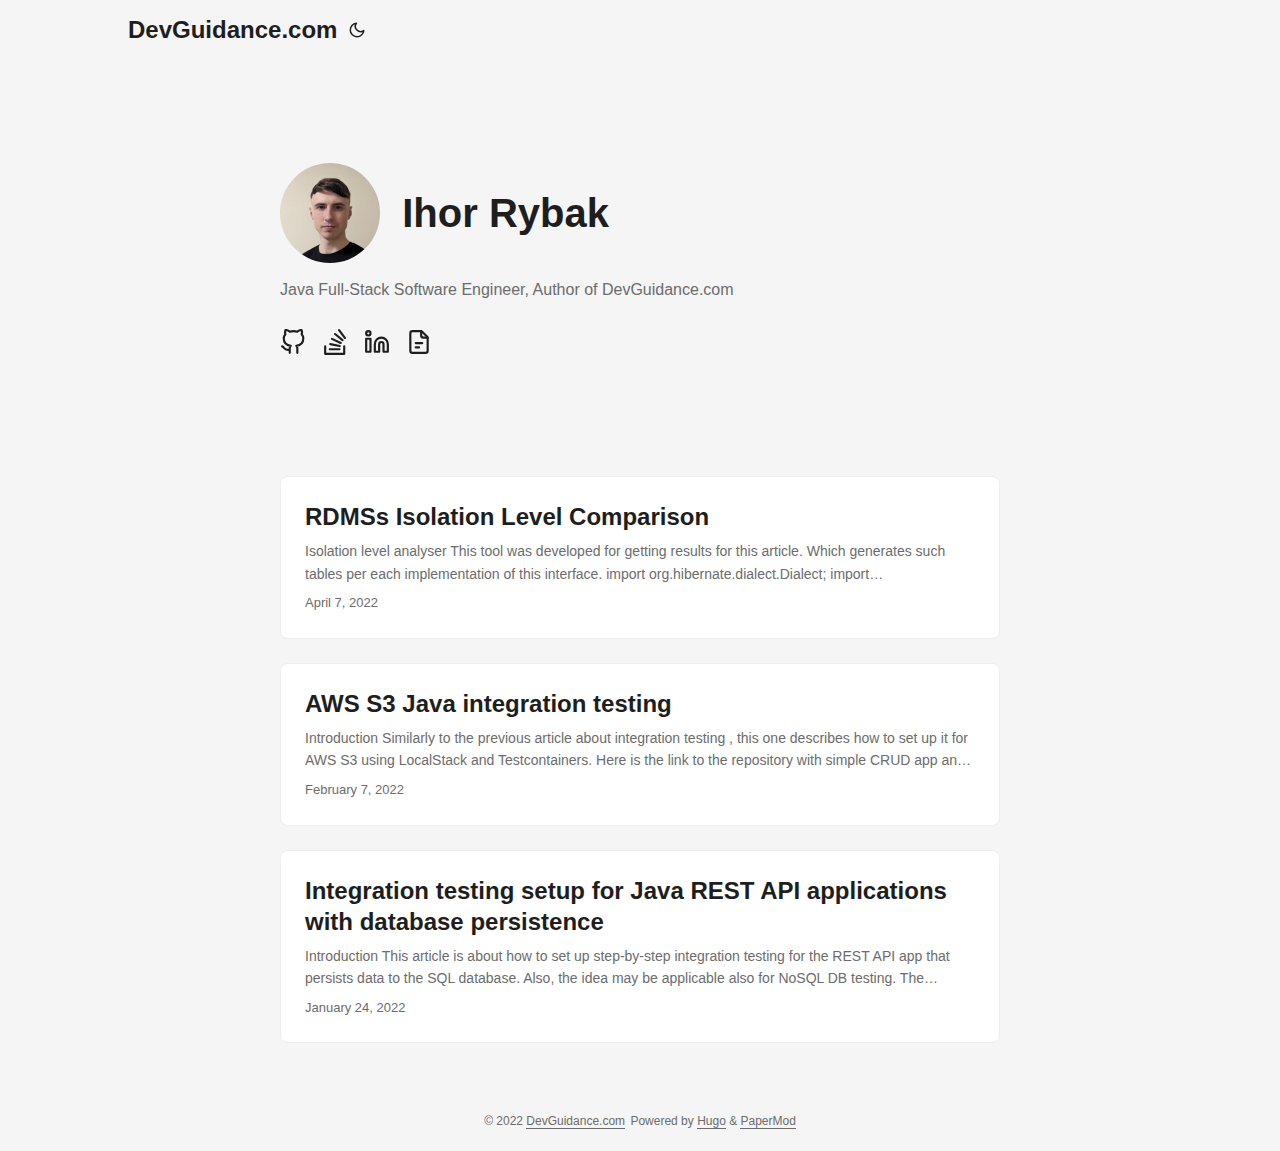
<file: index.html>
<!doctype html><html lang=en dir=auto>
<head><meta charset=utf-8>
<meta http-equiv=x-ua-compatible content="IE=edge">
<meta name=viewport content="width=device-width,initial-scale=1,shrink-to-fit=no">
<meta name=robots content="index, follow">
<title>DevGuidance.com</title>
<meta name=description content>
<meta name=author content>
<link rel=canonical href=https://www.devguidance.com/>
<link crossorigin=anonymous href=/assets/css/stylesheet.min.3530eed9954a8b6d1eb388637d01ce81fa710f090fae01cd0c2deb92d308788a.css integrity="sha256-NTDu2ZVKi20es4hjfQHOgfpxDwkPrgHNDC3rktMIeIo=" rel="preload stylesheet" as=style>
<link rel=icon href=https://www.devguidance.com/favicon.ico>
<link rel=icon type=image/png sizes=16x16 href=https://www.devguidance.com/favicon-16x16.png>
<link rel=icon type=image/png sizes=32x32 href=https://www.devguidance.com/favicon-32x32.png>
<link rel=apple-touch-icon href=https://www.devguidance.com/apple-touch-icon.png>
<link rel=mask-icon href=https://www.devguidance.com/safari-pinned-tab.svg>
<meta name=theme-color content="#2e2e33">
<meta name=msapplication-TileColor content="#2e2e33">
<meta name=generator content="Hugo 0.87.0">
<link rel=alternate type=application/rss+xml href=https://www.devguidance.com/index.xml>
<noscript>
<style>#theme-toggle,.top-link{display:none}</style>
<style>@media(prefers-color-scheme:dark){:root{--theme:rgb(29, 30, 32);--entry:rgb(46, 46, 51);--primary:rgb(218, 218, 219);--secondary:rgb(155, 156, 157);--tertiary:rgb(65, 66, 68);--content:rgb(196, 196, 197);--hljs-bg:rgb(46, 46, 51);--code-bg:rgb(55, 56, 62);--border:rgb(51, 51, 51)}.list{background:var(--theme)}.list:not(.dark)::-webkit-scrollbar-track{background:0 0}.list:not(.dark)::-webkit-scrollbar-thumb{border-color:var(--theme)}}</style>
</noscript><meta property="og:title" content="DevGuidance.com">
<meta property="og:description" content>
<meta property="og:type" content="website">
<meta property="og:url" content="https://www.devguidance.com/">
<meta name=twitter:card content="summary">
<meta name=twitter:title content="DevGuidance.com">
<meta name=twitter:description content>
<script type=application/ld+json>{"@context":"https://schema.org","@type":"Organization","name":"DevGuidance.com","url":"https://www.devguidance.com/","description":"","thumbnailUrl":"https://www.devguidance.com/favicon.ico","sameAs":["https://github.com/jrybak23","https://stackoverflow.com/users/5810648/ihor-rybak","https://www.linkedin.com/in/ihor-rybak-42a127111","/cv_Ihor_Rybak_Java_Developer_apr_2022.pdf"]}</script>
</head>
<body class=list id=top>
<script>localStorage.getItem("pref-theme")==="dark"?document.body.classList.add('dark'):localStorage.getItem("pref-theme")==="light"?document.body.classList.remove('dark'):window.matchMedia('(prefers-color-scheme: dark)').matches&&document.body.classList.add('dark')</script>
<header class=header>
<nav class=nav>
<div class=logo>
<a href=https://www.devguidance.com/ accesskey=h title="DevGuidance.com (Alt + H)">DevGuidance.com</a>
<span class=logo-switches>
<button id=theme-toggle accesskey=t title="(Alt + T)"><svg id="moon" xmlns="http://www.w3.org/2000/svg" width="24" height="24" viewBox="0 0 24 24" fill="none" stroke="currentcolor" stroke-width="2" stroke-linecap="round" stroke-linejoin="round"><path d="M21 12.79A9 9 0 1111.21 3 7 7 0 0021 12.79z"/></svg><svg id="sun" xmlns="http://www.w3.org/2000/svg" width="24" height="24" viewBox="0 0 24 24" fill="none" stroke="currentcolor" stroke-width="2" stroke-linecap="round" stroke-linejoin="round"><circle cx="12" cy="12" r="5"/><line x1="12" y1="1" x2="12" y2="3"/><line x1="12" y1="21" x2="12" y2="23"/><line x1="4.22" y1="4.22" x2="5.64" y2="5.64"/><line x1="18.36" y1="18.36" x2="19.78" y2="19.78"/><line x1="1" y1="12" x2="3" y2="12"/><line x1="21" y1="12" x2="23" y2="12"/><line x1="4.22" y1="19.78" x2="5.64" y2="18.36"/><line x1="18.36" y1="5.64" x2="19.78" y2="4.22"/></svg>
</button>
</span>
</div>
<ul id=menu>
</ul>
</nav>
</header>
<main class=main>
<article class="first-entry home-info">
<header class=entry-header>
<h1><a href=/cv_Ihor_Rybak_Java_Developer_apr_2022.pdf><img src=ihor_rybak_150_150.jpg#left alt="Ihor Rybak, Author of DevGuidance">  Ihor Rybak</a></h1>
</header>
<section class=entry-content>
<p>Java Full-Stack Software Engineer, Author of DevGuidance.com</p>
</section>
<footer class=entry-footer>
<div class=social-icons>
<a href=https://github.com/jrybak23 target=_blank rel="noopener noreferrer me" title=GitHub><svg xmlns="http://www.w3.org/2000/svg" viewBox="0 0 24 24" fill="none" stroke="currentcolor" stroke-width="2" stroke-linecap="round" stroke-linejoin="round"><path d="M9 19c-5 1.5-5-2.5-7-3m14 6v-3.87a3.37 3.37.0 00-.94-2.61c3.14-.35 6.44-1.54 6.44-7A5.44 5.44.0 0020 4.77 5.07 5.07.0 0019.91 1S18.73.65 16 2.48a13.38 13.38.0 00-7 0C6.27.65 5.09 1 5.09 1A5.07 5.07.0 005 4.77 5.44 5.44.0 003.5 8.55c0 5.42 3.3 6.61 6.44 7A3.37 3.37.0 009 18.13V22"/></svg>
</a>
<a href=https://stackoverflow.com/users/5810648/ihor-rybak target=_blank rel="noopener noreferrer me" title=Stackoverflow><svg xmlns="http://www.w3.org/2000/svg" viewBox="0 0 24 24" fill="none" stroke="currentcolor" stroke-width="2" stroke-linecap="round" stroke-linejoin="round"><path d="M2.913 16.041v6.848h17.599v-6.848M7.16 18.696h8.925M7.65 13.937l8.675 1.8M9.214 9.124l8.058 3.758M12.086 4.65l6.849 5.66M15.774 1.111l5.313 7.162"/></svg>
</a>
<a href=https://www.linkedin.com/in/ihor-rybak-42a127111 target=_blank rel="noopener noreferrer me" title=LinkedIn><svg xmlns="http://www.w3.org/2000/svg" viewBox="0 0 24 24" fill="none" stroke="currentcolor" stroke-width="2" stroke-linecap="round" stroke-linejoin="round"><path d="M16 8a6 6 0 016 6v7h-4v-7a2 2 0 00-2-2 2 2 0 00-2 2v7h-4v-7a6 6 0 016-6z"/><rect x="2" y="9" width="4" height="12"/><circle cx="4" cy="4" r="2"/></svg>
</a>
<a href=/cv_Ihor_Rybak_Java_Developer_apr_2022.pdf target=_blank rel="noopener noreferrer me" title=CV><svg xmlns="http://www.w3.org/2000/svg" viewBox="0 0 24 24" fill="none" stroke="currentcolor" stroke-width="2" stroke-linecap="round" stroke-linejoin="round"><path d="M4 4v16a2 2 0 002 2h12a2 2 0 002-2V8.342a2 2 0 00-.602-1.43l-4.44-4.342A2 2 0 0013.56 2H6A2 2 0 004 4z"/><path d="M9 13h6"/><path d="M9 17h3"/><path d="M14 2v4a2 2 0 002 2h4"/></svg>
</a>
</div>
</footer>
</article>
<article class=post-entry>
<header class=entry-header>
<h2>RDMSs Isolation Level Comparison
</h2>
</header>
<section class=entry-content>
<p>Isolation level analyser This tool was developed for getting results for this article. Which generates such tables per each implementation of this interface.
import org.hibernate.dialect.Dialect; import org.hibernate.dialect.PostgreSQL95Dialect; import org.springframework.stereotype.Component; import org.testcontainers.containers.JdbcDatabaseContainer; import org.testcontainers.containers.PostgreSQLContainer; @Component public class PostgreSQL14 implements DatabaseToAnalyze { @Override public JdbcDatabaseContainer&lt;?> createContainer() { return new PostgreSQLContainer&lt;>("postgres:14"); } @Override public Class&lt;? extends Dialect> getDialect() { return PostgreSQL95Dialect.class; } } You can view all results here https://jrybak23.github.io/isolation-levels-analyzer/.
Results may not be 100% correct!...</p>
</section>
<footer class=entry-footer><span title="2022-04-07 12:39:21 +0300 +0300">April 7, 2022</span></footer>
<a class=entry-link aria-label="post link to RDMSs Isolation Level Comparison" href=https://www.devguidance.com/posts/rdmss-isolation-level-comparison/></a>
</article>
<article class=post-entry>
<header class=entry-header>
<h2>AWS S3 Java integration testing
</h2>
</header>
<section class=entry-content>
<p>Introduction Similarly to the previous article about integration testing , this one describes how to set up it for AWS S3 using LocalStack and Testcontainers. Here is the link to the repository with simple CRUD app and the complete example of S3 testing .
Dependencies Besides, standard Quarkus dependencies here are libraries that are used specifically for S3 testing setup.
&lt;dependencies> &lt;dependency> &lt;groupId>io.quarkiverse.amazonservices&lt;/groupId> &lt;artifactId>quarkus-amazon-s3&lt;/artifactId> &lt;/dependency> &lt;dependency> &lt;groupId>software.amazon.awssdk&lt;/groupId> &lt;artifactId>url-connection-client&lt;/artifactId> &lt;/dependency> &lt;!-- Required by testcontainers....</p>
</section>
<footer class=entry-footer><span title="2022-02-07 21:32:27 +0200 +0200">February 7, 2022</span></footer>
<a class=entry-link aria-label="post link to AWS S3 Java integration testing" href=https://www.devguidance.com/posts/s3-java-integration-test/></a>
</article>
<article class=post-entry>
<header class=entry-header>
<h2>Integration testing setup for Java REST API applications with database persistence
</h2>
</header>
<section class=entry-content>
<p>Introduction This article is about how to set up step-by-step integration testing for the REST API app that persists data to the SQL database. Also, the idea may be applicable also for NoSQL DB testing. The application is simplified as much as possible, as the purpose of the article is to give the idea of proper integration testing. The repository link with the complete example is available here.
Database provisioning for integration testing using Testscontainers By default, Quarkus configured to automatically provision backing services in the Docker using Testcontainers....</p>
</section>
<footer class=entry-footer><span title="2022-01-24 12:00:10 +0200 +0200">January 24, 2022</span></footer>
<a class=entry-link aria-label="post link to Integration testing setup for Java REST API applications with database persistence" href=https://www.devguidance.com/posts/integration-testing-setup-for-java-rest-api-applications-with-database-persistence/></a>
</article>
</main>
<footer class=footer>
<span>&copy; 2022 <a href=https://www.devguidance.com/>DevGuidance.com</a></span>
<span>
Powered by
<a href=https://gohugo.io/ rel="noopener noreferrer" target=_blank>Hugo</a> &
        <a href=https://git.io/hugopapermod rel=noopener target=_blank>PaperMod</a>
</span>
</footer>
<a href=#top aria-label="go to top" title="Go to Top (Alt + G)" class=top-link id=top-link accesskey=g><svg xmlns="http://www.w3.org/2000/svg" viewBox="0 0 12 6" fill="currentcolor"><path d="M12 6H0l6-6z"/></svg>
</a>
<script>let menu=document.getElementById('menu');menu&&(menu.scrollLeft=localStorage.getItem("menu-scroll-position"),menu.onscroll=function(){localStorage.setItem("menu-scroll-position",menu.scrollLeft)}),document.querySelectorAll('a[href^="#"]').forEach(a=>{a.addEventListener("click",function(b){b.preventDefault();var a=this.getAttribute("href").substr(1);window.matchMedia('(prefers-reduced-motion: reduce)').matches?document.querySelector(`[id='${decodeURIComponent(a)}']`).scrollIntoView():document.querySelector(`[id='${decodeURIComponent(a)}']`).scrollIntoView({behavior:"smooth"}),a==="top"?history.replaceState(null,null," "):history.pushState(null,null,`#${a}`)})})</script>
<script>var mybutton=document.getElementById("top-link");window.onscroll=function(){document.body.scrollTop>800||document.documentElement.scrollTop>800?(mybutton.style.visibility="visible",mybutton.style.opacity="1"):(mybutton.style.visibility="hidden",mybutton.style.opacity="0")}</script>
<script>document.getElementById("theme-toggle").addEventListener("click",()=>{document.body.className.includes("dark")?(document.body.classList.remove('dark'),localStorage.setItem("pref-theme",'light')):(document.body.classList.add('dark'),localStorage.setItem("pref-theme",'dark'))})</script>
</body>
</html>
</file>
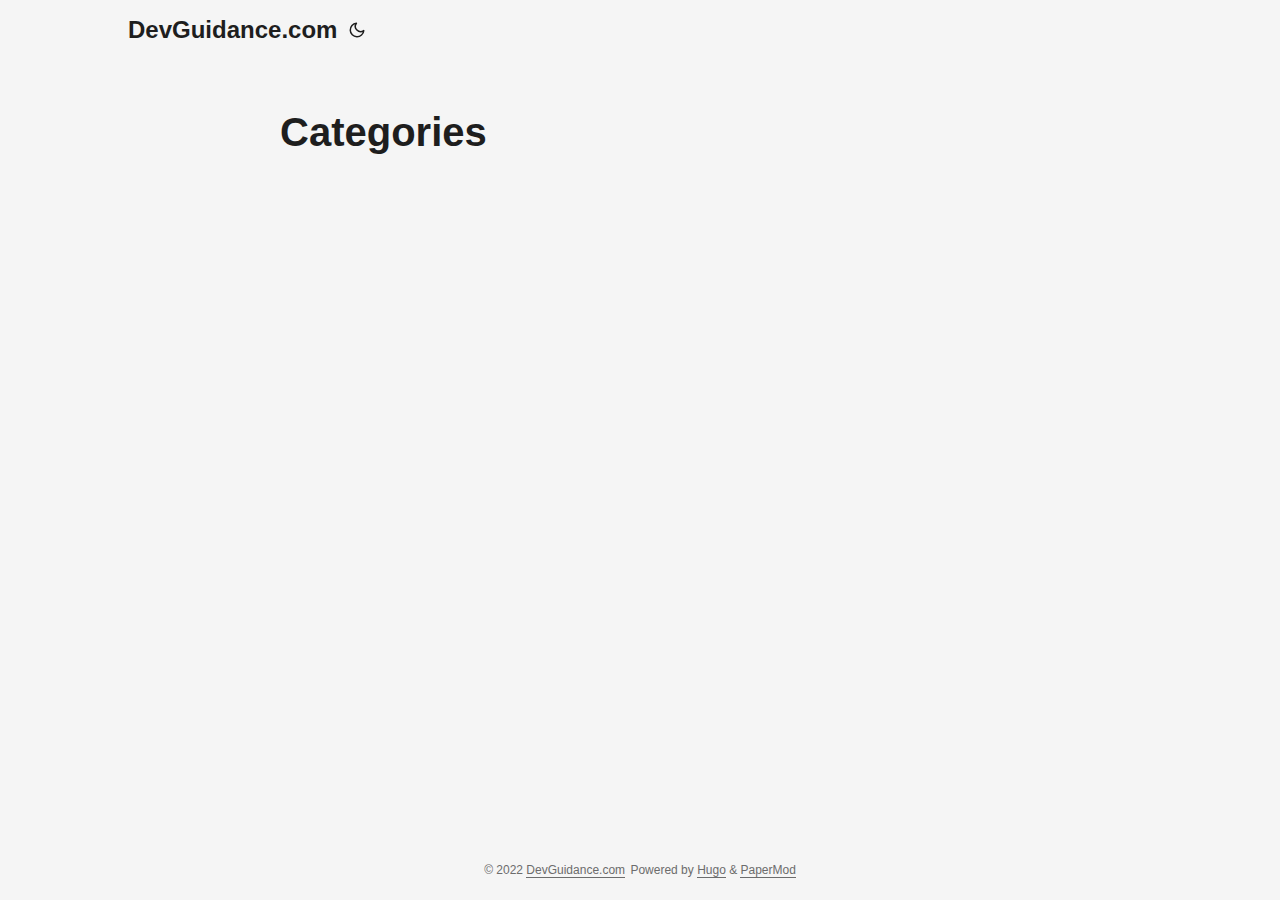
<file: categories/index.html>
<!doctype html><html lang=en dir=auto>
<head><meta charset=utf-8>
<meta http-equiv=x-ua-compatible content="IE=edge">
<meta name=viewport content="width=device-width,initial-scale=1,shrink-to-fit=no">
<meta name=robots content="index, follow">
<title>Categories | DevGuidance.com</title>
<meta name=keywords content>
<meta name=description content>
<meta name=author content>
<link rel=canonical href=https://www.devguidance.com/categories/>
<link crossorigin=anonymous href=/assets/css/stylesheet.min.3530eed9954a8b6d1eb388637d01ce81fa710f090fae01cd0c2deb92d308788a.css integrity="sha256-NTDu2ZVKi20es4hjfQHOgfpxDwkPrgHNDC3rktMIeIo=" rel="preload stylesheet" as=style>
<link rel=icon href=https://www.devguidance.com/favicon.ico>
<link rel=icon type=image/png sizes=16x16 href=https://www.devguidance.com/favicon-16x16.png>
<link rel=icon type=image/png sizes=32x32 href=https://www.devguidance.com/favicon-32x32.png>
<link rel=apple-touch-icon href=https://www.devguidance.com/apple-touch-icon.png>
<link rel=mask-icon href=https://www.devguidance.com/safari-pinned-tab.svg>
<meta name=theme-color content="#2e2e33">
<meta name=msapplication-TileColor content="#2e2e33">
<meta name=generator content="Hugo 0.87.0">
<link rel=alternate type=application/rss+xml href=https://www.devguidance.com/categories/index.xml>
<noscript>
<style>#theme-toggle,.top-link{display:none}</style>
<style>@media(prefers-color-scheme:dark){:root{--theme:rgb(29, 30, 32);--entry:rgb(46, 46, 51);--primary:rgb(218, 218, 219);--secondary:rgb(155, 156, 157);--tertiary:rgb(65, 66, 68);--content:rgb(196, 196, 197);--hljs-bg:rgb(46, 46, 51);--code-bg:rgb(55, 56, 62);--border:rgb(51, 51, 51)}.list{background:var(--theme)}.list:not(.dark)::-webkit-scrollbar-track{background:0 0}.list:not(.dark)::-webkit-scrollbar-thumb{border-color:var(--theme)}}</style>
</noscript><meta property="og:title" content="Categories">
<meta property="og:description" content>
<meta property="og:type" content="website">
<meta property="og:url" content="https://www.devguidance.com/categories/">
<meta name=twitter:card content="summary">
<meta name=twitter:title content="Categories">
<meta name=twitter:description content>
</head>
<body class=list id=top>
<script>localStorage.getItem("pref-theme")==="dark"?document.body.classList.add('dark'):localStorage.getItem("pref-theme")==="light"?document.body.classList.remove('dark'):window.matchMedia('(prefers-color-scheme: dark)').matches&&document.body.classList.add('dark')</script>
<header class=header>
<nav class=nav>
<div class=logo>
<a href=https://www.devguidance.com/ accesskey=h title="DevGuidance.com (Alt + H)">DevGuidance.com</a>
<span class=logo-switches>
<button id=theme-toggle accesskey=t title="(Alt + T)"><svg id="moon" xmlns="http://www.w3.org/2000/svg" width="24" height="24" viewBox="0 0 24 24" fill="none" stroke="currentcolor" stroke-width="2" stroke-linecap="round" stroke-linejoin="round"><path d="M21 12.79A9 9 0 1111.21 3 7 7 0 0021 12.79z"/></svg><svg id="sun" xmlns="http://www.w3.org/2000/svg" width="24" height="24" viewBox="0 0 24 24" fill="none" stroke="currentcolor" stroke-width="2" stroke-linecap="round" stroke-linejoin="round"><circle cx="12" cy="12" r="5"/><line x1="12" y1="1" x2="12" y2="3"/><line x1="12" y1="21" x2="12" y2="23"/><line x1="4.22" y1="4.22" x2="5.64" y2="5.64"/><line x1="18.36" y1="18.36" x2="19.78" y2="19.78"/><line x1="1" y1="12" x2="3" y2="12"/><line x1="21" y1="12" x2="23" y2="12"/><line x1="4.22" y1="19.78" x2="5.64" y2="18.36"/><line x1="18.36" y1="5.64" x2="19.78" y2="4.22"/></svg>
</button>
</span>
</div>
<ul id=menu>
</ul>
</nav>
</header>
<main class=main>
<header class=page-header>
<h1>Categories</h1>
</header>
<ul class=terms-tags>
</ul>
</main>
<footer class=footer>
<span>&copy; 2022 <a href=https://www.devguidance.com/>DevGuidance.com</a></span>
<span>
Powered by
<a href=https://gohugo.io/ rel="noopener noreferrer" target=_blank>Hugo</a> &
        <a href=https://git.io/hugopapermod rel=noopener target=_blank>PaperMod</a>
</span>
</footer>
<a href=#top aria-label="go to top" title="Go to Top (Alt + G)" class=top-link id=top-link accesskey=g><svg xmlns="http://www.w3.org/2000/svg" viewBox="0 0 12 6" fill="currentcolor"><path d="M12 6H0l6-6z"/></svg>
</a>
<script>let menu=document.getElementById('menu');menu&&(menu.scrollLeft=localStorage.getItem("menu-scroll-position"),menu.onscroll=function(){localStorage.setItem("menu-scroll-position",menu.scrollLeft)}),document.querySelectorAll('a[href^="#"]').forEach(a=>{a.addEventListener("click",function(b){b.preventDefault();var a=this.getAttribute("href").substr(1);window.matchMedia('(prefers-reduced-motion: reduce)').matches?document.querySelector(`[id='${decodeURIComponent(a)}']`).scrollIntoView():document.querySelector(`[id='${decodeURIComponent(a)}']`).scrollIntoView({behavior:"smooth"}),a==="top"?history.replaceState(null,null," "):history.pushState(null,null,`#${a}`)})})</script>
<script>var mybutton=document.getElementById("top-link");window.onscroll=function(){document.body.scrollTop>800||document.documentElement.scrollTop>800?(mybutton.style.visibility="visible",mybutton.style.opacity="1"):(mybutton.style.visibility="hidden",mybutton.style.opacity="0")}</script>
<script>document.getElementById("theme-toggle").addEventListener("click",()=>{document.body.className.includes("dark")?(document.body.classList.remove('dark'),localStorage.setItem("pref-theme",'light')):(document.body.classList.add('dark'),localStorage.setItem("pref-theme",'dark'))})</script>
</body>
</html>
</file>
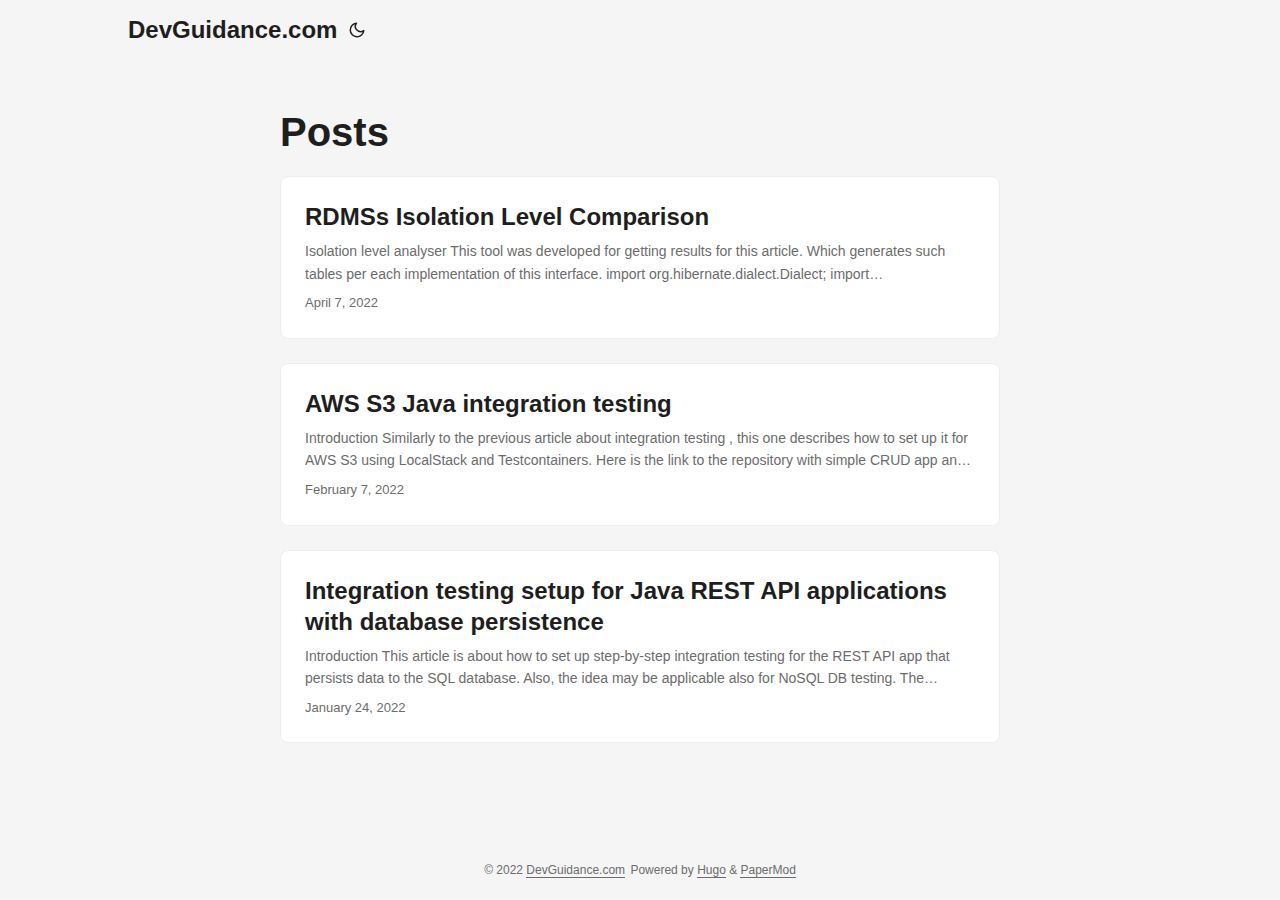
<file: posts/index.html>
<!doctype html><html lang=en dir=auto>
<head><meta charset=utf-8>
<meta http-equiv=x-ua-compatible content="IE=edge">
<meta name=viewport content="width=device-width,initial-scale=1,shrink-to-fit=no">
<meta name=robots content="index, follow">
<title>Posts | DevGuidance.com</title>
<meta name=keywords content>
<meta name=description content="Posts - DevGuidance.com">
<meta name=author content>
<link rel=canonical href=https://www.devguidance.com/posts/>
<link crossorigin=anonymous href=/assets/css/stylesheet.min.3530eed9954a8b6d1eb388637d01ce81fa710f090fae01cd0c2deb92d308788a.css integrity="sha256-NTDu2ZVKi20es4hjfQHOgfpxDwkPrgHNDC3rktMIeIo=" rel="preload stylesheet" as=style>
<link rel=icon href=https://www.devguidance.com/favicon.ico>
<link rel=icon type=image/png sizes=16x16 href=https://www.devguidance.com/favicon-16x16.png>
<link rel=icon type=image/png sizes=32x32 href=https://www.devguidance.com/favicon-32x32.png>
<link rel=apple-touch-icon href=https://www.devguidance.com/apple-touch-icon.png>
<link rel=mask-icon href=https://www.devguidance.com/safari-pinned-tab.svg>
<meta name=theme-color content="#2e2e33">
<meta name=msapplication-TileColor content="#2e2e33">
<meta name=generator content="Hugo 0.87.0">
<link rel=alternate type=application/rss+xml href=https://www.devguidance.com/posts/index.xml>
<noscript>
<style>#theme-toggle,.top-link{display:none}</style>
<style>@media(prefers-color-scheme:dark){:root{--theme:rgb(29, 30, 32);--entry:rgb(46, 46, 51);--primary:rgb(218, 218, 219);--secondary:rgb(155, 156, 157);--tertiary:rgb(65, 66, 68);--content:rgb(196, 196, 197);--hljs-bg:rgb(46, 46, 51);--code-bg:rgb(55, 56, 62);--border:rgb(51, 51, 51)}.list{background:var(--theme)}.list:not(.dark)::-webkit-scrollbar-track{background:0 0}.list:not(.dark)::-webkit-scrollbar-thumb{border-color:var(--theme)}}</style>
</noscript><meta property="og:title" content="Posts">
<meta property="og:description" content>
<meta property="og:type" content="website">
<meta property="og:url" content="https://www.devguidance.com/posts/">
<meta name=twitter:card content="summary">
<meta name=twitter:title content="Posts">
<meta name=twitter:description content>
<script type=application/ld+json>{"@context":"https://schema.org","@type":"BreadcrumbList","itemListElement":[{"@type":"ListItem","position":1,"name":"Posts","item":"https://www.devguidance.com/posts/"}]}</script>
</head>
<body class=list id=top>
<script>localStorage.getItem("pref-theme")==="dark"?document.body.classList.add('dark'):localStorage.getItem("pref-theme")==="light"?document.body.classList.remove('dark'):window.matchMedia('(prefers-color-scheme: dark)').matches&&document.body.classList.add('dark')</script>
<header class=header>
<nav class=nav>
<div class=logo>
<a href=https://www.devguidance.com/ accesskey=h title="DevGuidance.com (Alt + H)">DevGuidance.com</a>
<span class=logo-switches>
<button id=theme-toggle accesskey=t title="(Alt + T)"><svg id="moon" xmlns="http://www.w3.org/2000/svg" width="24" height="24" viewBox="0 0 24 24" fill="none" stroke="currentcolor" stroke-width="2" stroke-linecap="round" stroke-linejoin="round"><path d="M21 12.79A9 9 0 1111.21 3 7 7 0 0021 12.79z"/></svg><svg id="sun" xmlns="http://www.w3.org/2000/svg" width="24" height="24" viewBox="0 0 24 24" fill="none" stroke="currentcolor" stroke-width="2" stroke-linecap="round" stroke-linejoin="round"><circle cx="12" cy="12" r="5"/><line x1="12" y1="1" x2="12" y2="3"/><line x1="12" y1="21" x2="12" y2="23"/><line x1="4.22" y1="4.22" x2="5.64" y2="5.64"/><line x1="18.36" y1="18.36" x2="19.78" y2="19.78"/><line x1="1" y1="12" x2="3" y2="12"/><line x1="21" y1="12" x2="23" y2="12"/><line x1="4.22" y1="19.78" x2="5.64" y2="18.36"/><line x1="18.36" y1="5.64" x2="19.78" y2="4.22"/></svg>
</button>
</span>
</div>
<ul id=menu>
</ul>
</nav>
</header>
<main class=main>
<header class=page-header>
<h1>Posts</h1>
</header>
<article class=post-entry>
<header class=entry-header>
<h2>RDMSs Isolation Level Comparison
</h2>
</header>
<section class=entry-content>
<p>Isolation level analyser This tool was developed for getting results for this article. Which generates such tables per each implementation of this interface.
import org.hibernate.dialect.Dialect; import org.hibernate.dialect.PostgreSQL95Dialect; import org.springframework.stereotype.Component; import org.testcontainers.containers.JdbcDatabaseContainer; import org.testcontainers.containers.PostgreSQLContainer; @Component public class PostgreSQL14 implements DatabaseToAnalyze { @Override public JdbcDatabaseContainer&lt;?> createContainer() { return new PostgreSQLContainer&lt;>("postgres:14"); } @Override public Class&lt;? extends Dialect> getDialect() { return PostgreSQL95Dialect.class; } } You can view all results here https://jrybak23.github.io/isolation-levels-analyzer/.
Results may not be 100% correct!...</p>
</section>
<footer class=entry-footer><span title="2022-04-07 12:39:21 +0300 +0300">April 7, 2022</span></footer>
<a class=entry-link aria-label="post link to RDMSs Isolation Level Comparison" href=https://www.devguidance.com/posts/rdmss-isolation-level-comparison/></a>
</article>
<article class=post-entry>
<header class=entry-header>
<h2>AWS S3 Java integration testing
</h2>
</header>
<section class=entry-content>
<p>Introduction Similarly to the previous article about integration testing , this one describes how to set up it for AWS S3 using LocalStack and Testcontainers. Here is the link to the repository with simple CRUD app and the complete example of S3 testing .
Dependencies Besides, standard Quarkus dependencies here are libraries that are used specifically for S3 testing setup.
&lt;dependencies> &lt;dependency> &lt;groupId>io.quarkiverse.amazonservices&lt;/groupId> &lt;artifactId>quarkus-amazon-s3&lt;/artifactId> &lt;/dependency> &lt;dependency> &lt;groupId>software.amazon.awssdk&lt;/groupId> &lt;artifactId>url-connection-client&lt;/artifactId> &lt;/dependency> &lt;!-- Required by testcontainers....</p>
</section>
<footer class=entry-footer><span title="2022-02-07 21:32:27 +0200 +0200">February 7, 2022</span></footer>
<a class=entry-link aria-label="post link to AWS S3 Java integration testing" href=https://www.devguidance.com/posts/s3-java-integration-test/></a>
</article>
<article class=post-entry>
<header class=entry-header>
<h2>Integration testing setup for Java REST API applications with database persistence
</h2>
</header>
<section class=entry-content>
<p>Introduction This article is about how to set up step-by-step integration testing for the REST API app that persists data to the SQL database. Also, the idea may be applicable also for NoSQL DB testing. The application is simplified as much as possible, as the purpose of the article is to give the idea of proper integration testing. The repository link with the complete example is available here.
Database provisioning for integration testing using Testscontainers By default, Quarkus configured to automatically provision backing services in the Docker using Testcontainers....</p>
</section>
<footer class=entry-footer><span title="2022-01-24 12:00:10 +0200 +0200">January 24, 2022</span></footer>
<a class=entry-link aria-label="post link to Integration testing setup for Java REST API applications with database persistence" href=https://www.devguidance.com/posts/integration-testing-setup-for-java-rest-api-applications-with-database-persistence/></a>
</article>
</main>
<footer class=footer>
<span>&copy; 2022 <a href=https://www.devguidance.com/>DevGuidance.com</a></span>
<span>
Powered by
<a href=https://gohugo.io/ rel="noopener noreferrer" target=_blank>Hugo</a> &
        <a href=https://git.io/hugopapermod rel=noopener target=_blank>PaperMod</a>
</span>
</footer>
<a href=#top aria-label="go to top" title="Go to Top (Alt + G)" class=top-link id=top-link accesskey=g><svg xmlns="http://www.w3.org/2000/svg" viewBox="0 0 12 6" fill="currentcolor"><path d="M12 6H0l6-6z"/></svg>
</a>
<script>let menu=document.getElementById('menu');menu&&(menu.scrollLeft=localStorage.getItem("menu-scroll-position"),menu.onscroll=function(){localStorage.setItem("menu-scroll-position",menu.scrollLeft)}),document.querySelectorAll('a[href^="#"]').forEach(a=>{a.addEventListener("click",function(b){b.preventDefault();var a=this.getAttribute("href").substr(1);window.matchMedia('(prefers-reduced-motion: reduce)').matches?document.querySelector(`[id='${decodeURIComponent(a)}']`).scrollIntoView():document.querySelector(`[id='${decodeURIComponent(a)}']`).scrollIntoView({behavior:"smooth"}),a==="top"?history.replaceState(null,null," "):history.pushState(null,null,`#${a}`)})})</script>
<script>var mybutton=document.getElementById("top-link");window.onscroll=function(){document.body.scrollTop>800||document.documentElement.scrollTop>800?(mybutton.style.visibility="visible",mybutton.style.opacity="1"):(mybutton.style.visibility="hidden",mybutton.style.opacity="0")}</script>
<script>document.getElementById("theme-toggle").addEventListener("click",()=>{document.body.className.includes("dark")?(document.body.classList.remove('dark'),localStorage.setItem("pref-theme",'light')):(document.body.classList.add('dark'),localStorage.setItem("pref-theme",'dark'))})</script>
</body>
</html>
</file>
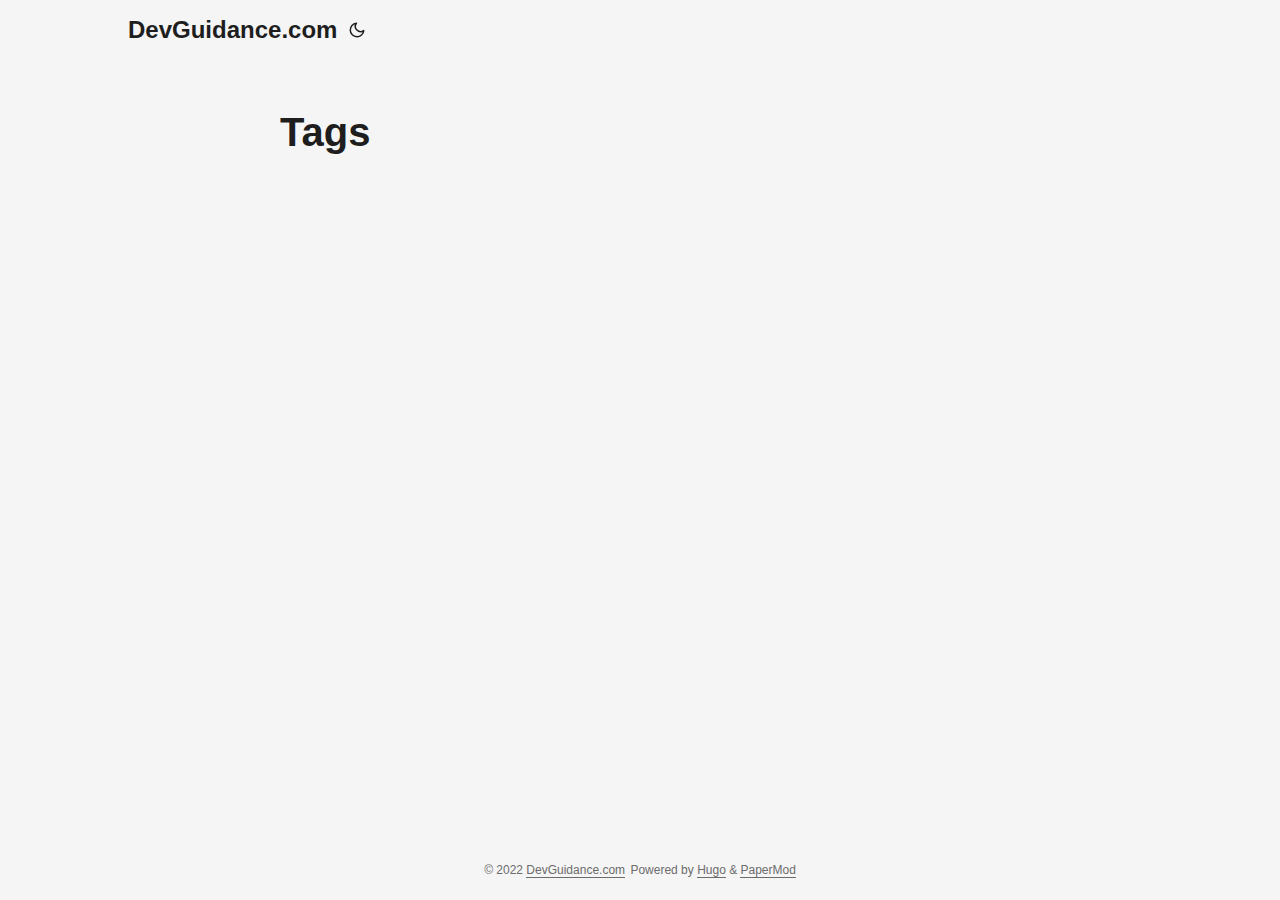
<file: tags/index.html>
<!doctype html><html lang=en dir=auto>
<head><meta charset=utf-8>
<meta http-equiv=x-ua-compatible content="IE=edge">
<meta name=viewport content="width=device-width,initial-scale=1,shrink-to-fit=no">
<meta name=robots content="index, follow">
<title>Tags | DevGuidance.com</title>
<meta name=keywords content>
<meta name=description content>
<meta name=author content>
<link rel=canonical href=https://www.devguidance.com/tags/>
<link crossorigin=anonymous href=/assets/css/stylesheet.min.3530eed9954a8b6d1eb388637d01ce81fa710f090fae01cd0c2deb92d308788a.css integrity="sha256-NTDu2ZVKi20es4hjfQHOgfpxDwkPrgHNDC3rktMIeIo=" rel="preload stylesheet" as=style>
<link rel=icon href=https://www.devguidance.com/favicon.ico>
<link rel=icon type=image/png sizes=16x16 href=https://www.devguidance.com/favicon-16x16.png>
<link rel=icon type=image/png sizes=32x32 href=https://www.devguidance.com/favicon-32x32.png>
<link rel=apple-touch-icon href=https://www.devguidance.com/apple-touch-icon.png>
<link rel=mask-icon href=https://www.devguidance.com/safari-pinned-tab.svg>
<meta name=theme-color content="#2e2e33">
<meta name=msapplication-TileColor content="#2e2e33">
<meta name=generator content="Hugo 0.87.0">
<link rel=alternate type=application/rss+xml href=https://www.devguidance.com/tags/index.xml>
<noscript>
<style>#theme-toggle,.top-link{display:none}</style>
<style>@media(prefers-color-scheme:dark){:root{--theme:rgb(29, 30, 32);--entry:rgb(46, 46, 51);--primary:rgb(218, 218, 219);--secondary:rgb(155, 156, 157);--tertiary:rgb(65, 66, 68);--content:rgb(196, 196, 197);--hljs-bg:rgb(46, 46, 51);--code-bg:rgb(55, 56, 62);--border:rgb(51, 51, 51)}.list{background:var(--theme)}.list:not(.dark)::-webkit-scrollbar-track{background:0 0}.list:not(.dark)::-webkit-scrollbar-thumb{border-color:var(--theme)}}</style>
</noscript><meta property="og:title" content="Tags">
<meta property="og:description" content>
<meta property="og:type" content="website">
<meta property="og:url" content="https://www.devguidance.com/tags/">
<meta name=twitter:card content="summary">
<meta name=twitter:title content="Tags">
<meta name=twitter:description content>
</head>
<body class=list id=top>
<script>localStorage.getItem("pref-theme")==="dark"?document.body.classList.add('dark'):localStorage.getItem("pref-theme")==="light"?document.body.classList.remove('dark'):window.matchMedia('(prefers-color-scheme: dark)').matches&&document.body.classList.add('dark')</script>
<header class=header>
<nav class=nav>
<div class=logo>
<a href=https://www.devguidance.com/ accesskey=h title="DevGuidance.com (Alt + H)">DevGuidance.com</a>
<span class=logo-switches>
<button id=theme-toggle accesskey=t title="(Alt + T)"><svg id="moon" xmlns="http://www.w3.org/2000/svg" width="24" height="24" viewBox="0 0 24 24" fill="none" stroke="currentcolor" stroke-width="2" stroke-linecap="round" stroke-linejoin="round"><path d="M21 12.79A9 9 0 1111.21 3 7 7 0 0021 12.79z"/></svg><svg id="sun" xmlns="http://www.w3.org/2000/svg" width="24" height="24" viewBox="0 0 24 24" fill="none" stroke="currentcolor" stroke-width="2" stroke-linecap="round" stroke-linejoin="round"><circle cx="12" cy="12" r="5"/><line x1="12" y1="1" x2="12" y2="3"/><line x1="12" y1="21" x2="12" y2="23"/><line x1="4.22" y1="4.22" x2="5.64" y2="5.64"/><line x1="18.36" y1="18.36" x2="19.78" y2="19.78"/><line x1="1" y1="12" x2="3" y2="12"/><line x1="21" y1="12" x2="23" y2="12"/><line x1="4.22" y1="19.78" x2="5.64" y2="18.36"/><line x1="18.36" y1="5.64" x2="19.78" y2="4.22"/></svg>
</button>
</span>
</div>
<ul id=menu>
</ul>
</nav>
</header>
<main class=main>
<header class=page-header>
<h1>Tags</h1>
</header>
<ul class=terms-tags>
</ul>
</main>
<footer class=footer>
<span>&copy; 2022 <a href=https://www.devguidance.com/>DevGuidance.com</a></span>
<span>
Powered by
<a href=https://gohugo.io/ rel="noopener noreferrer" target=_blank>Hugo</a> &
        <a href=https://git.io/hugopapermod rel=noopener target=_blank>PaperMod</a>
</span>
</footer>
<a href=#top aria-label="go to top" title="Go to Top (Alt + G)" class=top-link id=top-link accesskey=g><svg xmlns="http://www.w3.org/2000/svg" viewBox="0 0 12 6" fill="currentcolor"><path d="M12 6H0l6-6z"/></svg>
</a>
<script>let menu=document.getElementById('menu');menu&&(menu.scrollLeft=localStorage.getItem("menu-scroll-position"),menu.onscroll=function(){localStorage.setItem("menu-scroll-position",menu.scrollLeft)}),document.querySelectorAll('a[href^="#"]').forEach(a=>{a.addEventListener("click",function(b){b.preventDefault();var a=this.getAttribute("href").substr(1);window.matchMedia('(prefers-reduced-motion: reduce)').matches?document.querySelector(`[id='${decodeURIComponent(a)}']`).scrollIntoView():document.querySelector(`[id='${decodeURIComponent(a)}']`).scrollIntoView({behavior:"smooth"}),a==="top"?history.replaceState(null,null," "):history.pushState(null,null,`#${a}`)})})</script>
<script>var mybutton=document.getElementById("top-link");window.onscroll=function(){document.body.scrollTop>800||document.documentElement.scrollTop>800?(mybutton.style.visibility="visible",mybutton.style.opacity="1"):(mybutton.style.visibility="hidden",mybutton.style.opacity="0")}</script>
<script>document.getElementById("theme-toggle").addEventListener("click",()=>{document.body.className.includes("dark")?(document.body.classList.remove('dark'),localStorage.setItem("pref-theme",'light')):(document.body.classList.add('dark'),localStorage.setItem("pref-theme",'dark'))})</script>
</body>
</html>
</file>
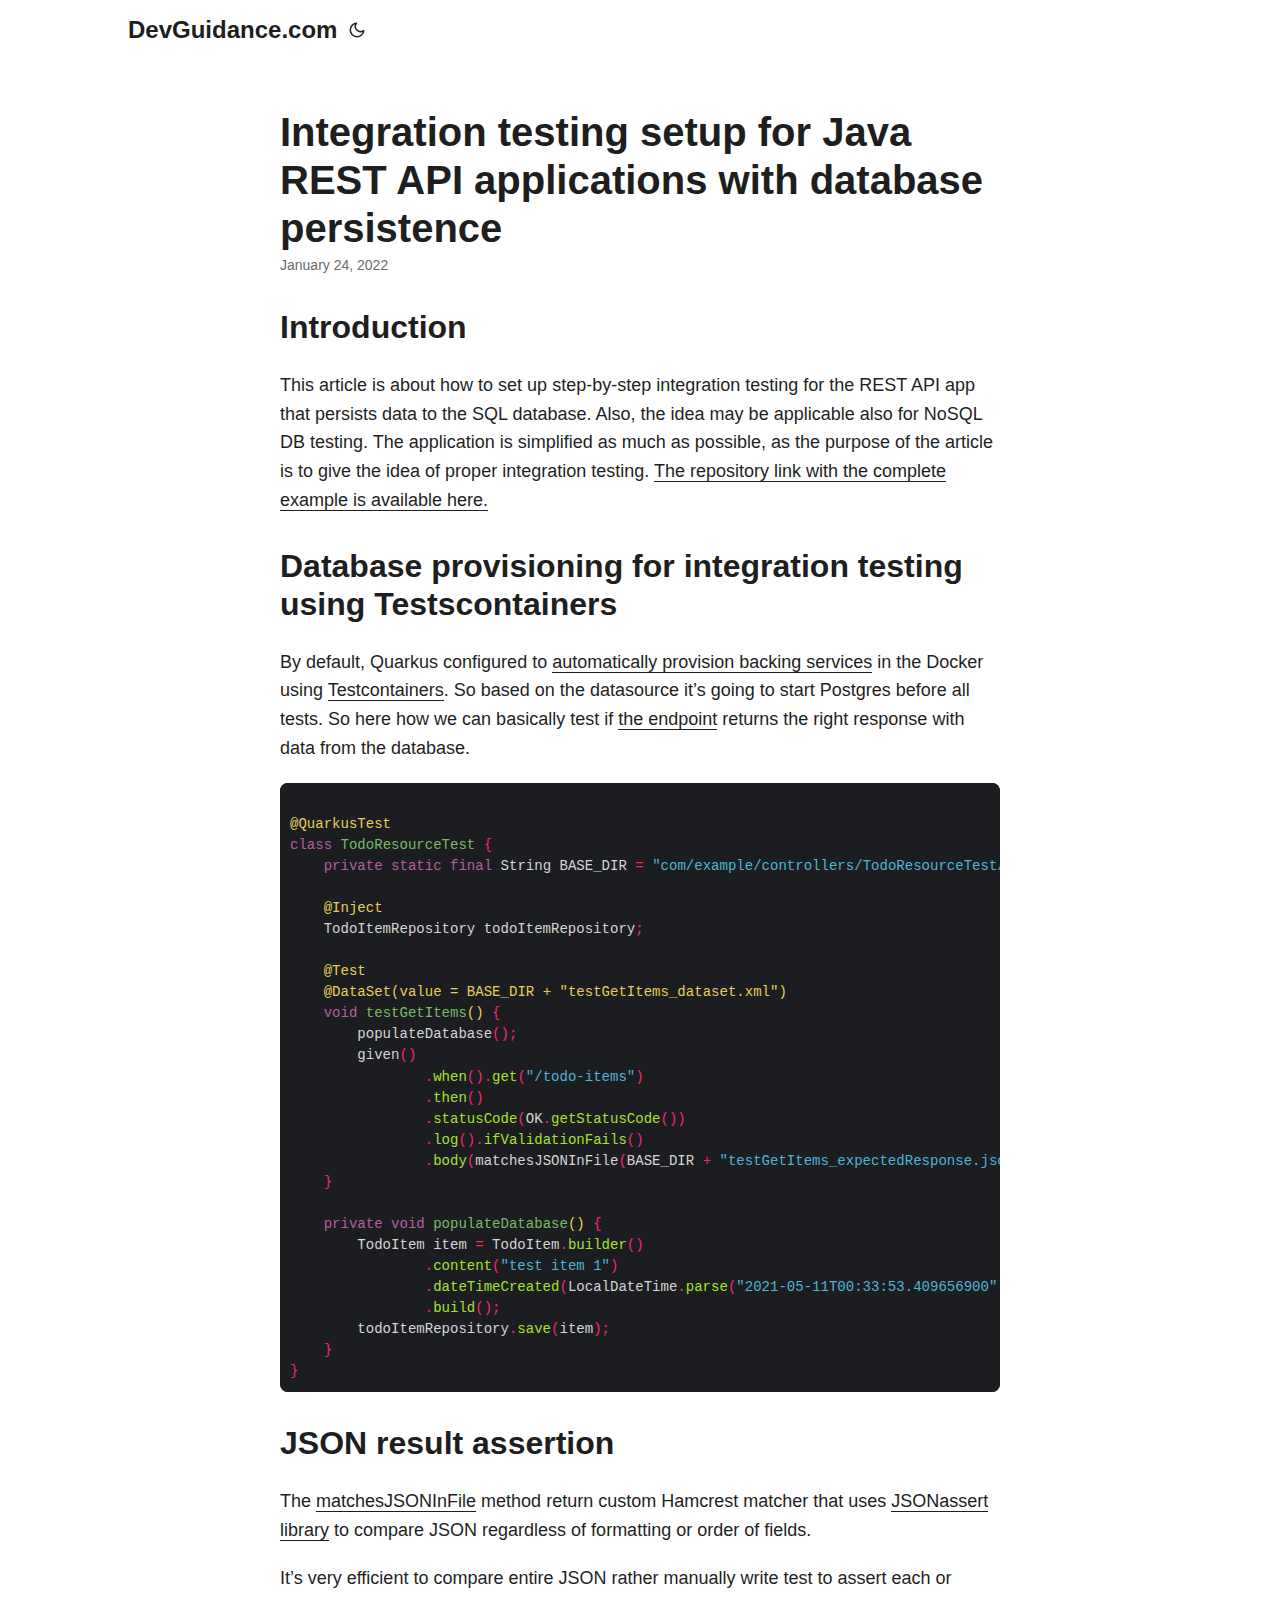
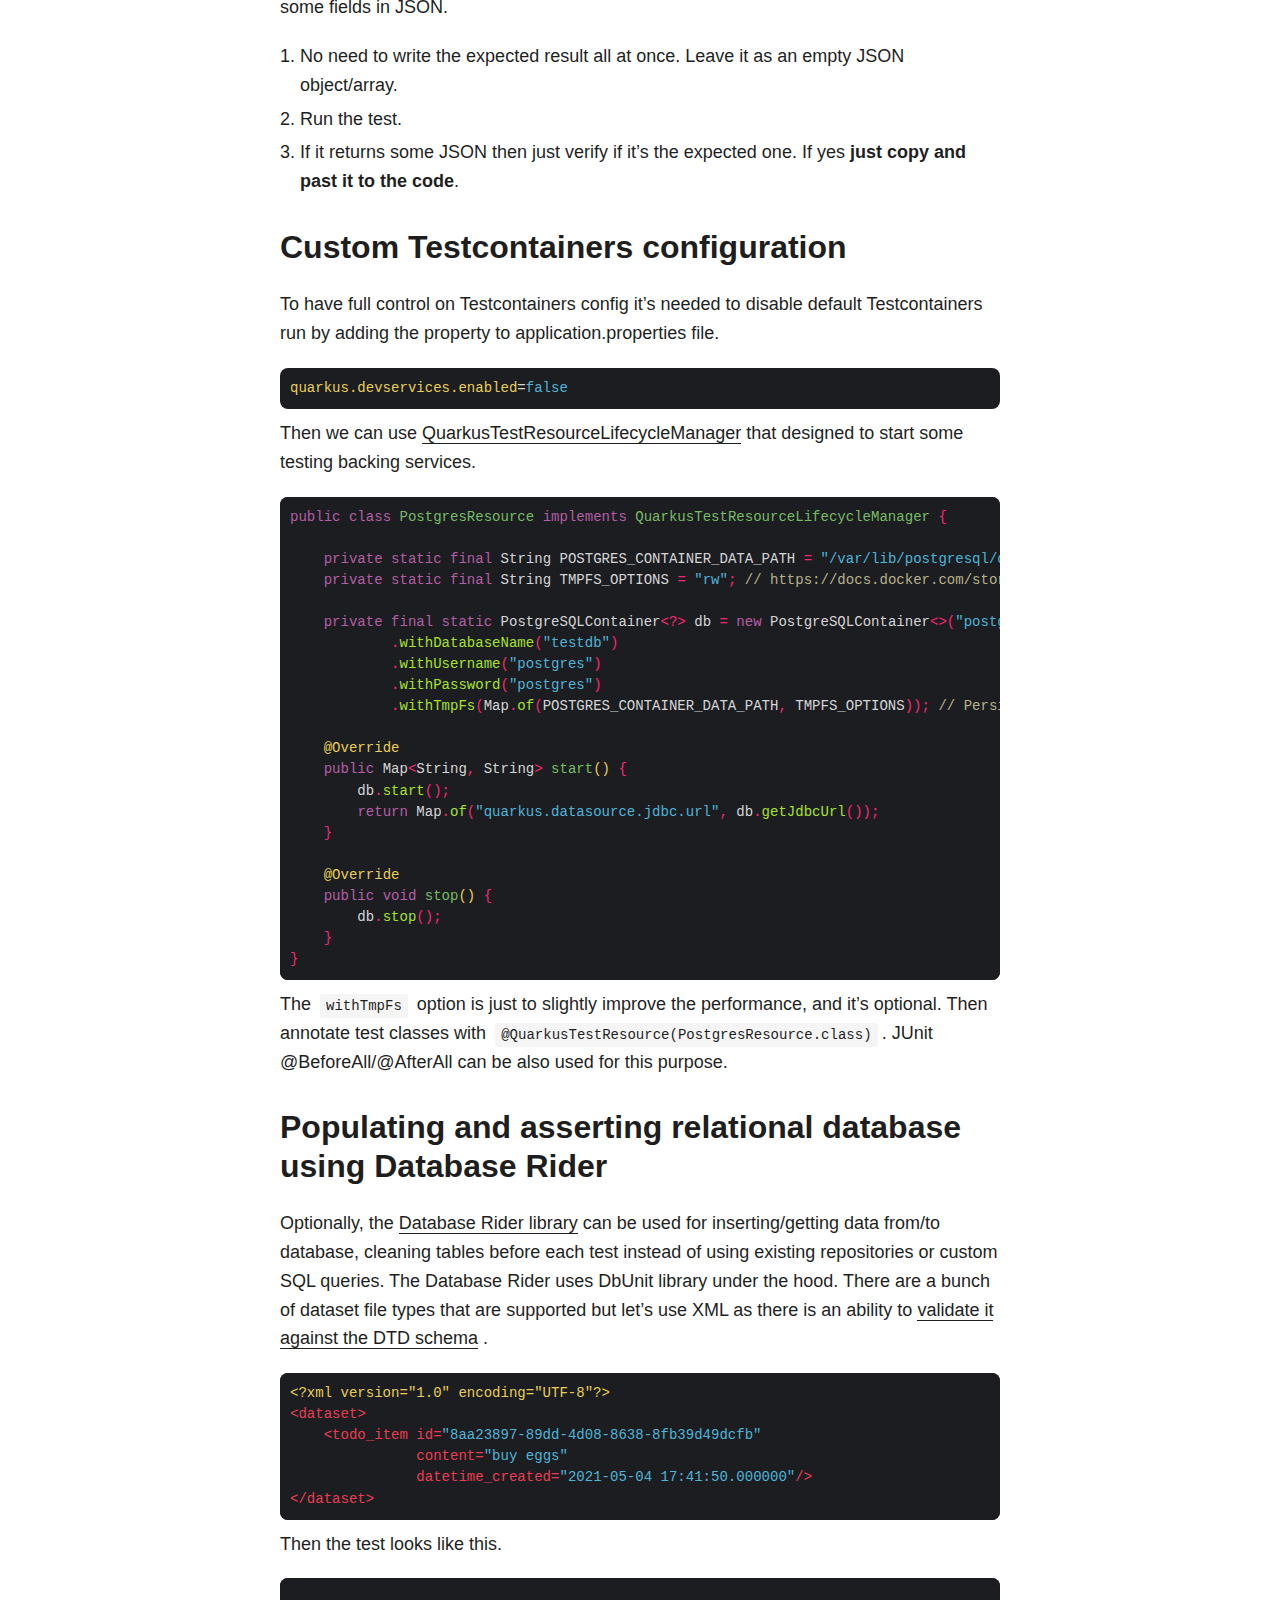
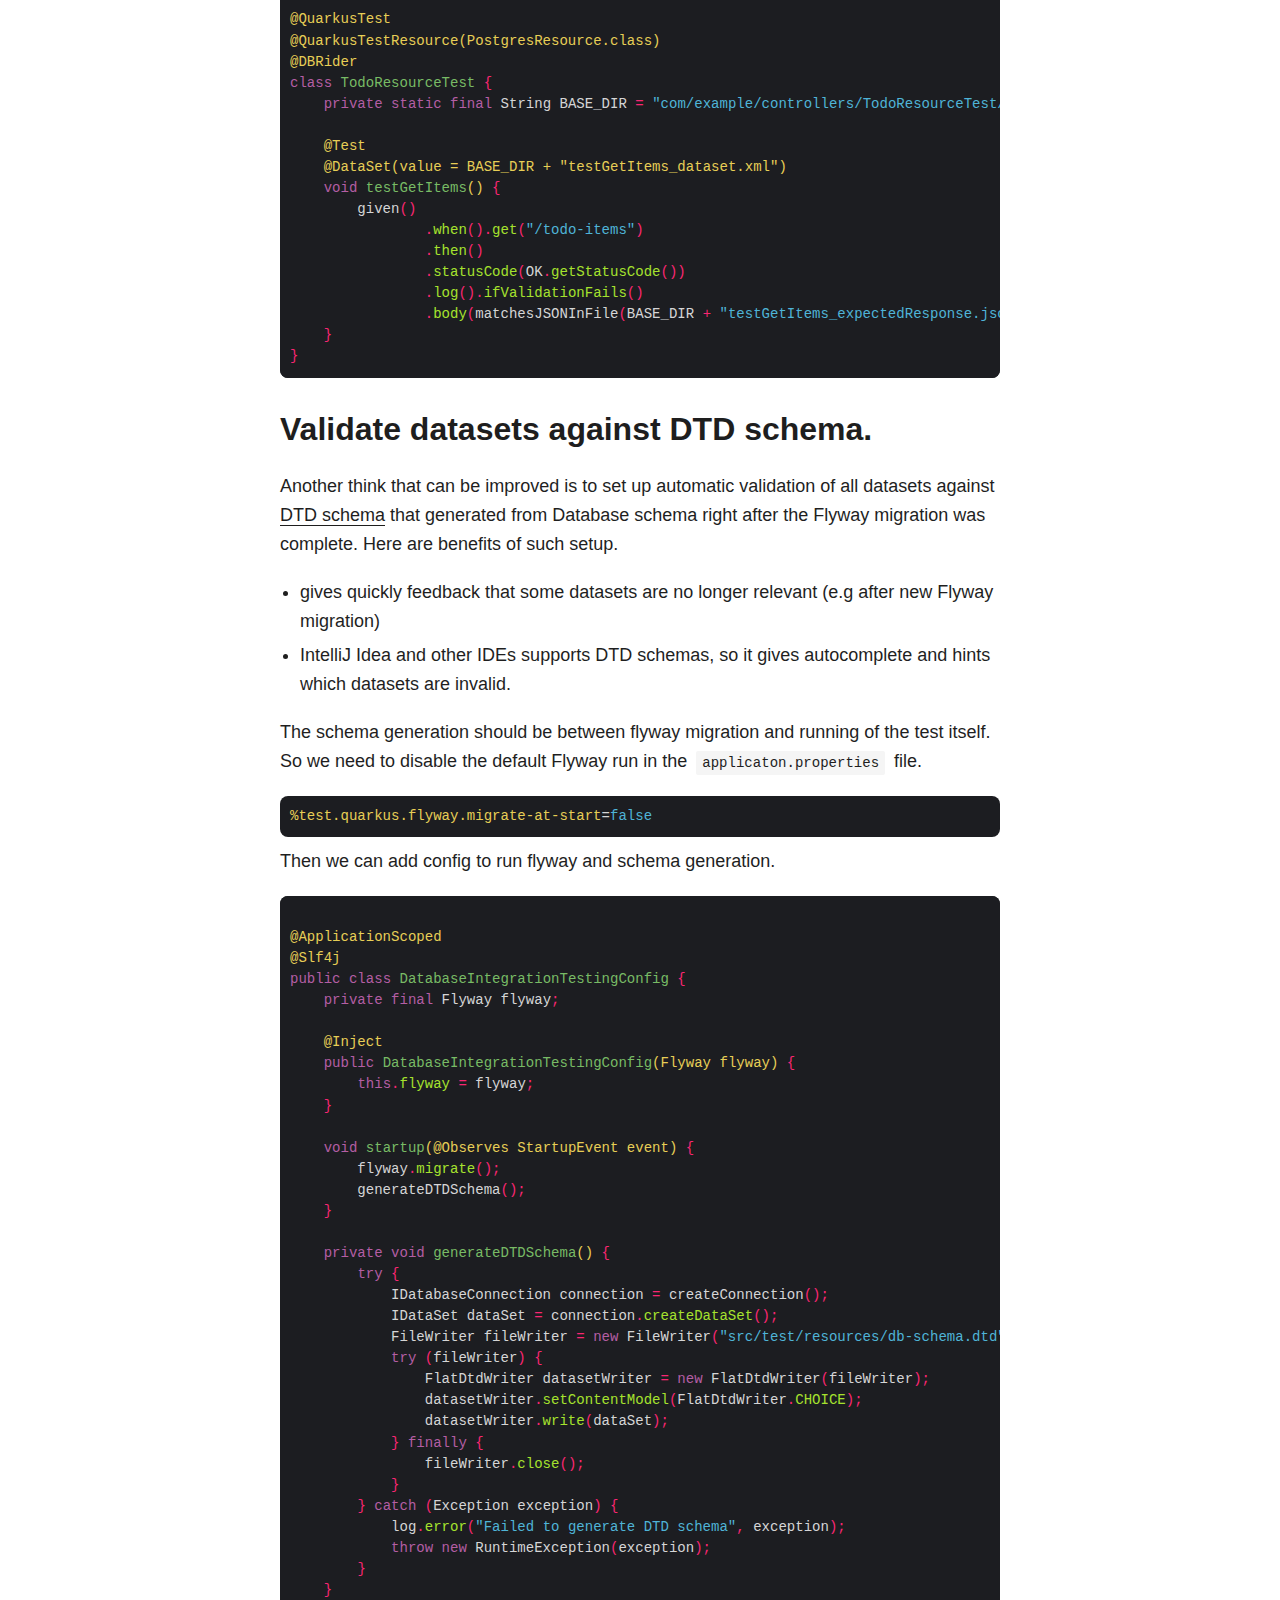
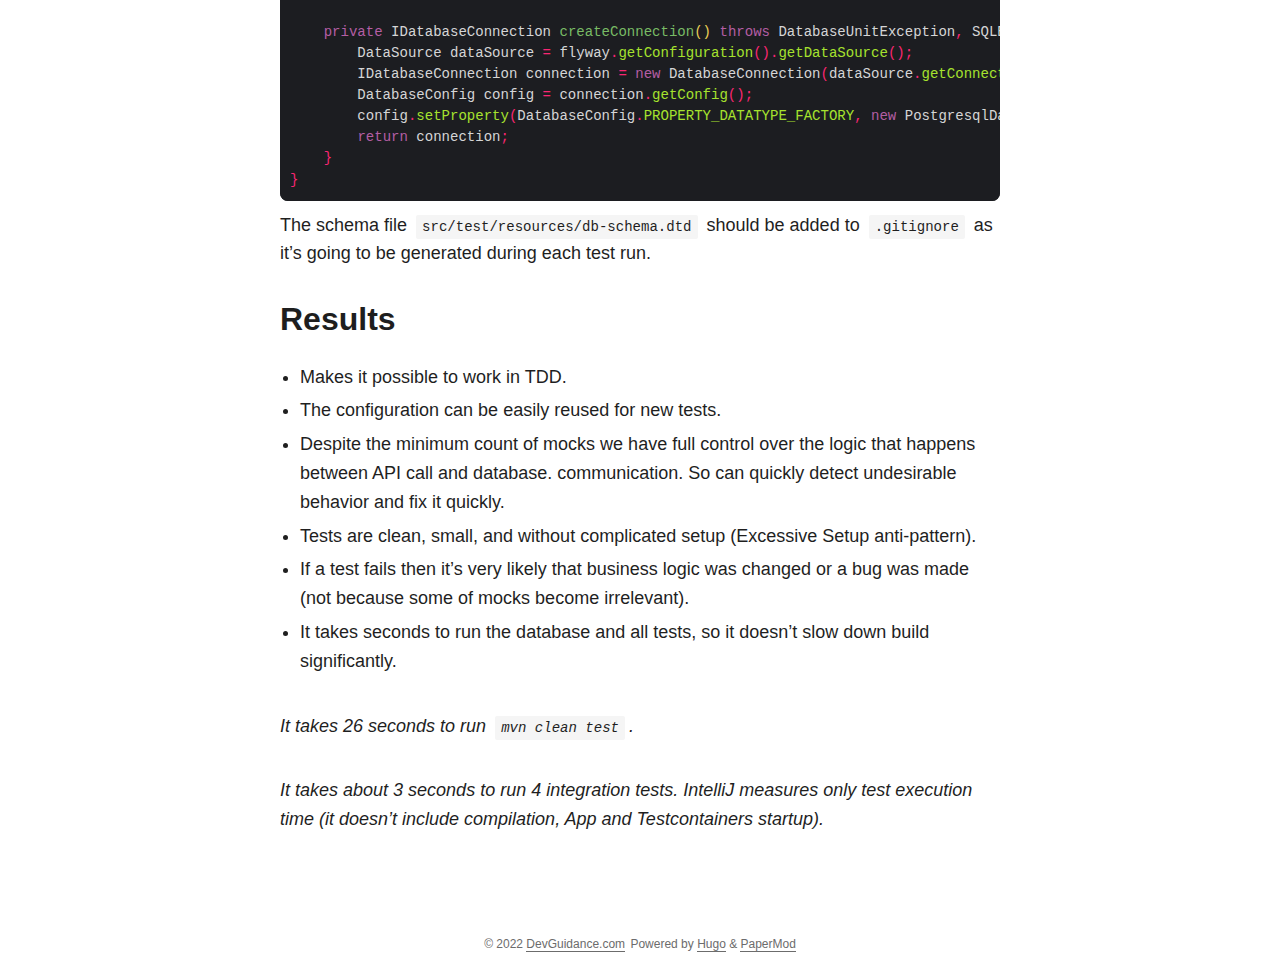
<file: posts/integration-testing-setup-for-java-rest-api-applications-with-database-persistence/index.html>
<!doctype html><html lang=en dir=auto>
<head><meta charset=utf-8>
<meta http-equiv=x-ua-compatible content="IE=edge">
<meta name=viewport content="width=device-width,initial-scale=1,shrink-to-fit=no">
<meta name=robots content="index, follow">
<title>Integration testing setup for Java REST API applications with database persistence | DevGuidance.com</title>
<meta name=keywords content>
<meta name=description content="Introduction This article is about how to set up step-by-step integration testing for the REST API app that persists data to the SQL database. Also, the idea may be applicable also for NoSQL DB testing. The application is simplified as much as possible, as the purpose of the article is to give the idea of proper integration testing. The repository link with the complete example is available here.
Database provisioning for integration testing using Testscontainers By default, Quarkus configured to automatically provision backing services in the Docker using Testcontainers.">
<meta name=author content>
<link rel=canonical href=https://www.devguidance.com/posts/integration-testing-setup-for-java-rest-api-applications-with-database-persistence/>
<link crossorigin=anonymous href=/assets/css/stylesheet.min.3530eed9954a8b6d1eb388637d01ce81fa710f090fae01cd0c2deb92d308788a.css integrity="sha256-NTDu2ZVKi20es4hjfQHOgfpxDwkPrgHNDC3rktMIeIo=" rel="preload stylesheet" as=style>
<script defer crossorigin=anonymous src=/assets/js/highlight.min.7680afc38aa6b15ddf158a4f3780b7b1f7dde7e91d26f073e6229bb7a0793c92.js integrity="sha256-doCvw4qmsV3fFYpPN4C3sffd5+kdJvBz5iKbt6B5PJI=" onload=hljs.initHighlightingOnLoad()></script>
<link rel=icon href=https://www.devguidance.com/favicon.ico>
<link rel=icon type=image/png sizes=16x16 href=https://www.devguidance.com/favicon-16x16.png>
<link rel=icon type=image/png sizes=32x32 href=https://www.devguidance.com/favicon-32x32.png>
<link rel=apple-touch-icon href=https://www.devguidance.com/apple-touch-icon.png>
<link rel=mask-icon href=https://www.devguidance.com/safari-pinned-tab.svg>
<meta name=theme-color content="#2e2e33">
<meta name=msapplication-TileColor content="#2e2e33">
<meta name=generator content="Hugo 0.87.0">
<noscript>
<style>#theme-toggle,.top-link{display:none}</style>
<style>@media(prefers-color-scheme:dark){:root{--theme:rgb(29, 30, 32);--entry:rgb(46, 46, 51);--primary:rgb(218, 218, 219);--secondary:rgb(155, 156, 157);--tertiary:rgb(65, 66, 68);--content:rgb(196, 196, 197);--hljs-bg:rgb(46, 46, 51);--code-bg:rgb(55, 56, 62);--border:rgb(51, 51, 51)}.list{background:var(--theme)}.list:not(.dark)::-webkit-scrollbar-track{background:0 0}.list:not(.dark)::-webkit-scrollbar-thumb{border-color:var(--theme)}}</style>
</noscript><meta property="og:title" content="Integration testing setup for Java REST API applications with database persistence">
<meta property="og:description" content="Introduction This article is about how to set up step-by-step integration testing for the REST API app that persists data to the SQL database. Also, the idea may be applicable also for NoSQL DB testing. The application is simplified as much as possible, as the purpose of the article is to give the idea of proper integration testing. The repository link with the complete example is available here.
Database provisioning for integration testing using Testscontainers By default, Quarkus configured to automatically provision backing services in the Docker using Testcontainers.">
<meta property="og:type" content="article">
<meta property="og:url" content="https://www.devguidance.com/posts/integration-testing-setup-for-java-rest-api-applications-with-database-persistence/"><meta property="article:section" content="posts">
<meta property="article:published_time" content="2022-01-24T12:00:10+02:00">
<meta property="article:modified_time" content="2022-01-24T12:00:10+02:00">
<meta name=twitter:card content="summary">
<meta name=twitter:title content="Integration testing setup for Java REST API applications with database persistence">
<meta name=twitter:description content="Introduction This article is about how to set up step-by-step integration testing for the REST API app that persists data to the SQL database. Also, the idea may be applicable also for NoSQL DB testing. The application is simplified as much as possible, as the purpose of the article is to give the idea of proper integration testing. The repository link with the complete example is available here.
Database provisioning for integration testing using Testscontainers By default, Quarkus configured to automatically provision backing services in the Docker using Testcontainers.">
<script type=application/ld+json>{"@context":"https://schema.org","@type":"BreadcrumbList","itemListElement":[{"@type":"ListItem","position":1,"name":"Posts","item":"https://www.devguidance.com/posts/"},{"@type":"ListItem","position":2,"name":"Integration testing setup for Java REST API applications with database persistence","item":"https://www.devguidance.com/posts/integration-testing-setup-for-java-rest-api-applications-with-database-persistence/"}]}</script>
<script type=application/ld+json>{"@context":"https://schema.org","@type":"BlogPosting","headline":"Integration testing setup for Java REST API applications with database persistence","name":"Integration testing setup for Java REST API applications with database persistence","description":"Introduction This article is about how to set up step-by-step integration testing for the REST API app that persists data to the SQL database. Also, the idea may be applicable also for NoSQL DB testing. The application is simplified as much as possible, as the purpose of the article is to give the idea of proper integration testing. The repository link with the complete example is available here.\nDatabase provisioning for integration testing using Testscontainers By default, Quarkus configured to automatically provision backing services in the Docker using Testcontainers.","keywords":[],"articleBody":"Introduction This article is about how to set up step-by-step integration testing for the REST API app that persists data to the SQL database. Also, the idea may be applicable also for NoSQL DB testing. The application is simplified as much as possible, as the purpose of the article is to give the idea of proper integration testing. The repository link with the complete example is available here.\nDatabase provisioning for integration testing using Testscontainers By default, Quarkus configured to automatically provision backing services in the Docker using Testcontainers. So based on the datasource it’s going to start Postgres before all tests. So here how we can basically test if the endpoint returns the right response with data from the database.\n@QuarkusTest class TodoResourceTest { private static final String BASE_DIR = \"com/example/controllers/TodoResourceTest/\"; @Inject TodoItemRepository todoItemRepository; @Test @DataSet(value = BASE_DIR + \"testGetItems_dataset.xml\") void testGetItems() { populateDatabase(); given() .when().get(\"/todo-items\") .then() .statusCode(OK.getStatusCode()) .log().ifValidationFails() .body(matchesJSONInFile(BASE_DIR + \"testGetItems_expectedResponse.json\")); } private void populateDatabase() { TodoItem item = TodoItem.builder() .content(\"test item 1\") .dateTimeCreated(LocalDateTime.parse(\"2021-05-11T00:33:53.409656900\")) .build(); todoItemRepository.save(item); } } JSON result assertion The matchesJSONInFile method return custom Hamcrest matcher that uses JSONassert library to compare JSON regardless of formatting or order of fields.\nIt’s very efficient to compare entire JSON rather manually write test to assert each or some fields in JSON.\n No need to write the expected result all at once. Leave it as an empty JSON object/array. Run the test. If it returns some JSON then just verify if it’s the expected one. If yes just copy and past it to the code.  Custom Testcontainers configuration To have full control on Testcontainers config it’s needed to disable default Testcontainers run by adding the property to application.properties file.\nquarkus.devservices.enabled=false Then we can use QuarkusTestResourceLifecycleManager that designed to start some testing backing services.\npublic class PostgresResource implements QuarkusTestResourceLifecycleManager { private static final String POSTGRES_CONTAINER_DATA_PATH = \"/var/lib/postgresql/data\"; private static final String TMPFS_OPTIONS = \"rw\"; // https://docs.docker.com/storage/tmpfs/#specify-tmpfs-options  private final static PostgreSQLContainer db = new PostgreSQLContainer(\"postgres:13\") .withDatabaseName(\"testdb\") .withUsername(\"postgres\") .withPassword(\"postgres\") .withTmpFs(Map.of(POSTGRES_CONTAINER_DATA_PATH, TMPFS_OPTIONS)); // Persist data to RAM instead of disk  @Override public MapString, String start() { db.start(); return Map.of(\"quarkus.datasource.jdbc.url\", db.getJdbcUrl()); } @Override public void stop() { db.stop(); } } The withTmpFs option is just to slightly improve the performance, and it’s optional. Then annotate test classes with @QuarkusTestResource(PostgresResource.class). JUnit @BeforeAll/@AfterAll can be also used for this purpose.\nPopulating and asserting relational database using Database Rider Optionally, the Database Rider library can be used for inserting/getting data from/to database, cleaning tables before each test instead of using existing repositories or custom SQL queries. The Database Rider uses DbUnit library under the hood. There are a bunch of dataset file types that are supported but let’s use XML as there is an ability to validate it against the DTD schema .\n   id=\"8aa23897-89dd-4d08-8638-8fb39d49dcfb\" content=\"buy eggs\" datetime_created=\"2021-05-04 17:41:50.000000\"/  Then the test looks like this.\n@QuarkusTest @QuarkusTestResource(PostgresResource.class) @DBRider class TodoResourceTest { private static final String BASE_DIR = \"com/example/controllers/TodoResourceTest/\"; @Test @DataSet(value = BASE_DIR + \"testGetItems_dataset.xml\") void testGetItems() { given() .when().get(\"/todo-items\") .then() .statusCode(OK.getStatusCode()) .log().ifValidationFails() .body(matchesJSONInFile(BASE_DIR + \"testGetItems_expectedResponse.json\")); } } Validate datasets against DTD schema. Another think that can be improved is to set up automatic validation of all datasets against DTD schema that generated from Database schema right after the Flyway migration was complete. Here are benefits of such setup.\n gives quickly feedback that some datasets are no longer relevant (e.g after new Flyway migration) IntelliJ Idea and other IDEs supports DTD schemas, so it gives autocomplete and hints which datasets are invalid.  The schema generation should be between flyway migration and running of the test itself. So we need to disable the default Flyway run in the applicaton.properties file.\n%test.quarkus.flyway.migrate-at-start=false Then we can add config to run flyway and schema generation.\n@ApplicationScoped @Slf4j public class DatabaseIntegrationTestingConfig { private final Flyway flyway; @Inject public DatabaseIntegrationTestingConfig(Flyway flyway) { this.flyway = flyway; } void startup(@Observes StartupEvent event) { flyway.migrate(); generateDTDSchema(); } private void generateDTDSchema() { try { IDatabaseConnection connection = createConnection(); IDataSet dataSet = connection.createDataSet(); FileWriter fileWriter = new FileWriter(\"src/test/resources/db-schema.dtd\"); try (fileWriter) { FlatDtdWriter datasetWriter = new FlatDtdWriter(fileWriter); datasetWriter.setContentModel(FlatDtdWriter.CHOICE); datasetWriter.write(dataSet); } finally { fileWriter.close(); } } catch (Exception exception) { log.error(\"Failed to generate DTD schema\", exception); throw new RuntimeException(exception); } } private IDatabaseConnection createConnection() throws DatabaseUnitException, SQLException { DataSource dataSource = flyway.getConfiguration().getDataSource(); IDatabaseConnection connection = new DatabaseConnection(dataSource.getConnection()); DatabaseConfig config = connection.getConfig(); config.setProperty(DatabaseConfig.PROPERTY_DATATYPE_FACTORY, new PostgresqlDataTypeFactory()); return connection; } } The schema file src/test/resources/db-schema.dtd should be added to .gitignore as it’s going to be generated during each test run.\nResults  Makes it possible to work in TDD. The configuration can be easily reused for new tests. Despite the minimum count of mocks we have full control over the logic that happens between API call and database. communication. So can quickly detect undesirable behavior and fix it quickly. Tests are clean, small, and without complicated setup (Excessive Setup anti-pattern). If a test fails then it’s very likely that business logic was changed or a bug was made (not because some of mocks become irrelevant). It takes seconds to run the database and all tests, so it doesn’t slow down build significantly.  It takes 26 seconds to run mvn clean test.\nIt takes about 3 seconds to run 4 integration tests. IntelliJ measures only test execution time (it doesn’t include compilation, App and Testcontainers startup).\n","wordCount":"875","inLanguage":"en","datePublished":"2022-01-24T12:00:10+02:00","dateModified":"2022-01-24T12:00:10+02:00","mainEntityOfPage":{"@type":"WebPage","@id":"https://www.devguidance.com/posts/integration-testing-setup-for-java-rest-api-applications-with-database-persistence/"},"publisher":{"@type":"Organization","name":"DevGuidance.com","logo":{"@type":"ImageObject","url":"https://www.devguidance.com/favicon.ico"}}}</script>
</head>
<body id=top>
<script>localStorage.getItem("pref-theme")==="dark"?document.body.classList.add('dark'):localStorage.getItem("pref-theme")==="light"?document.body.classList.remove('dark'):window.matchMedia('(prefers-color-scheme: dark)').matches&&document.body.classList.add('dark')</script>
<header class=header>
<nav class=nav>
<div class=logo>
<a href=https://www.devguidance.com/ accesskey=h title="DevGuidance.com (Alt + H)">DevGuidance.com</a>
<span class=logo-switches>
<button id=theme-toggle accesskey=t title="(Alt + T)"><svg id="moon" xmlns="http://www.w3.org/2000/svg" width="24" height="24" viewBox="0 0 24 24" fill="none" stroke="currentcolor" stroke-width="2" stroke-linecap="round" stroke-linejoin="round"><path d="M21 12.79A9 9 0 1111.21 3 7 7 0 0021 12.79z"/></svg><svg id="sun" xmlns="http://www.w3.org/2000/svg" width="24" height="24" viewBox="0 0 24 24" fill="none" stroke="currentcolor" stroke-width="2" stroke-linecap="round" stroke-linejoin="round"><circle cx="12" cy="12" r="5"/><line x1="12" y1="1" x2="12" y2="3"/><line x1="12" y1="21" x2="12" y2="23"/><line x1="4.22" y1="4.22" x2="5.64" y2="5.64"/><line x1="18.36" y1="18.36" x2="19.78" y2="19.78"/><line x1="1" y1="12" x2="3" y2="12"/><line x1="21" y1="12" x2="23" y2="12"/><line x1="4.22" y1="19.78" x2="5.64" y2="18.36"/><line x1="18.36" y1="5.64" x2="19.78" y2="4.22"/></svg>
</button>
</span>
</div>
<ul id=menu>
</ul>
</nav>
</header>
<main class=main>
<article class=post-single>
<header class=post-header>
<h1 class=post-title>
Integration testing setup for Java REST API applications with database persistence
</h1>
<div class=post-meta><span title="2022-01-24 12:00:10 +0200 +0200">January 24, 2022</span>
</div>
</header>
<div class=post-content><h2 id=introduction>Introduction<a hidden class=anchor aria-hidden=true href=#introduction>#</a></h2>
<p>This article is about how to set up step-by-step integration testing for the REST API app that persists data
to the SQL database. Also, the idea may be applicable also for NoSQL DB testing. The application is simplified as much as
possible, as the purpose of the article is to give the idea of proper integration testing.
<a href=https://github.com/jrybak23/tdd-todo-list>The repository link with the complete example is available here.</a></p>
<h2 id=database-provisioning-for-integration-testing-using-testscontainers>Database provisioning for integration testing using Testscontainers<a hidden class=anchor aria-hidden=true href=#database-provisioning-for-integration-testing-using-testscontainers>#</a></h2>
<p>By default, Quarkus configured to <a href=https://quarkus.io/guides/dev-services>automatically provision backing services</a> in
the Docker using <a href=https://github.com/testcontainers>Testcontainers</a>. So based on the datasource it&rsquo;s going to start
Postgres before all tests. So here how we can basically test
if <a href=https://github.com/jrybak23/tdd-todo-list/blob/master/src/main/java/com/example/controllers/TodoResource.java#L28>the endpoint</a>
returns the right response with data from the database.</p>
<div class=highlight><pre tabindex=0 style=color:#f8f8f2;background-color:#272822;-moz-tab-size:4;-o-tab-size:4;tab-size:4><code class=language-java data-lang=java>
<span style=color:#a6e22e>@QuarkusTest</span>
<span style=color:#66d9ef>class</span> <span style=color:#a6e22e>TodoResourceTest</span> <span style=color:#f92672>{</span>
    <span style=color:#66d9ef>private</span> <span style=color:#66d9ef>static</span> <span style=color:#66d9ef>final</span> String BASE_DIR <span style=color:#f92672>=</span> <span style=color:#e6db74>&#34;com/example/controllers/TodoResourceTest/&#34;</span><span style=color:#f92672>;</span>

    <span style=color:#a6e22e>@Inject</span>
    TodoItemRepository todoItemRepository<span style=color:#f92672>;</span>

    <span style=color:#a6e22e>@Test</span>
    <span style=color:#a6e22e>@DataSet</span><span style=color:#f92672>(</span>value <span style=color:#f92672>=</span> BASE_DIR <span style=color:#f92672>+</span> <span style=color:#e6db74>&#34;testGetItems_dataset.xml&#34;</span><span style=color:#f92672>)</span>
    <span style=color:#66d9ef>void</span> <span style=color:#a6e22e>testGetItems</span><span style=color:#f92672>()</span> <span style=color:#f92672>{</span>
        populateDatabase<span style=color:#f92672>();</span>
        given<span style=color:#f92672>()</span>
                <span style=color:#f92672>.</span><span style=color:#a6e22e>when</span><span style=color:#f92672>().</span><span style=color:#a6e22e>get</span><span style=color:#f92672>(</span><span style=color:#e6db74>&#34;/todo-items&#34;</span><span style=color:#f92672>)</span>
                <span style=color:#f92672>.</span><span style=color:#a6e22e>then</span><span style=color:#f92672>()</span>
                <span style=color:#f92672>.</span><span style=color:#a6e22e>statusCode</span><span style=color:#f92672>(</span>OK<span style=color:#f92672>.</span><span style=color:#a6e22e>getStatusCode</span><span style=color:#f92672>())</span>
                <span style=color:#f92672>.</span><span style=color:#a6e22e>log</span><span style=color:#f92672>().</span><span style=color:#a6e22e>ifValidationFails</span><span style=color:#f92672>()</span>
                <span style=color:#f92672>.</span><span style=color:#a6e22e>body</span><span style=color:#f92672>(</span>matchesJSONInFile<span style=color:#f92672>(</span>BASE_DIR <span style=color:#f92672>+</span> <span style=color:#e6db74>&#34;testGetItems_expectedResponse.json&#34;</span><span style=color:#f92672>));</span>
    <span style=color:#f92672>}</span>

    <span style=color:#66d9ef>private</span> <span style=color:#66d9ef>void</span> <span style=color:#a6e22e>populateDatabase</span><span style=color:#f92672>()</span> <span style=color:#f92672>{</span>
        TodoItem item <span style=color:#f92672>=</span> TodoItem<span style=color:#f92672>.</span><span style=color:#a6e22e>builder</span><span style=color:#f92672>()</span>
                <span style=color:#f92672>.</span><span style=color:#a6e22e>content</span><span style=color:#f92672>(</span><span style=color:#e6db74>&#34;test item 1&#34;</span><span style=color:#f92672>)</span>
                <span style=color:#f92672>.</span><span style=color:#a6e22e>dateTimeCreated</span><span style=color:#f92672>(</span>LocalDateTime<span style=color:#f92672>.</span><span style=color:#a6e22e>parse</span><span style=color:#f92672>(</span><span style=color:#e6db74>&#34;2021-05-11T00:33:53.409656900&#34;</span><span style=color:#f92672>))</span>
                <span style=color:#f92672>.</span><span style=color:#a6e22e>build</span><span style=color:#f92672>();</span>
        todoItemRepository<span style=color:#f92672>.</span><span style=color:#a6e22e>save</span><span style=color:#f92672>(</span>item<span style=color:#f92672>);</span>
    <span style=color:#f92672>}</span>
<span style=color:#f92672>}</span>
</code></pre></div><h2 id=json-result-assertion>JSON result assertion<a hidden class=anchor aria-hidden=true href=#json-result-assertion>#</a></h2>
<p>The <a href=https://github.com/jrybak23/tdd-todo-list/blob/master/src/test/java/com/example/testutil/JSONMatchers.java>matchesJSONInFile</a>
method return custom Hamcrest matcher that uses <a href=https://github.com/skyscreamer/JSONassert>JSONassert library</a> to
compare JSON regardless of formatting or order of fields.</p>
<p>It&rsquo;s very efficient to compare entire JSON rather manually write test to assert each or some fields in JSON.</p>
<ol>
<li>No need to write the expected result all at once. Leave it as an empty JSON object/array.</li>
<li>Run the test.</li>
<li>If it returns some JSON then just verify if it&rsquo;s the expected one. If yes <strong>just copy and past it to the code</strong>.</li>
</ol>
<h2 id=custom-testcontainers-configuration>Custom Testcontainers configuration<a hidden class=anchor aria-hidden=true href=#custom-testcontainers-configuration>#</a></h2>
<p>To have full control on Testcontainers config it&rsquo;s needed to disable default Testcontainers run by adding the property
to application.properties file.</p>
<pre><code class=language-properties data-lang=properties>quarkus.devservices.enabled=false
</code></pre><p>Then we can
use <a href=https://javadoc.io/doc/io.quarkus/quarkus-junit5/2.6.3.Final/io/quarkus/test/junit/QuarkusTestProfile.TestResourceEntry.html>QuarkusTestResourceLifecycleManager</a>
that designed to start some testing backing services.</p>
<div class=highlight><pre tabindex=0 style=color:#f8f8f2;background-color:#272822;-moz-tab-size:4;-o-tab-size:4;tab-size:4><code class=language-java data-lang=java><span style=color:#66d9ef>public</span> <span style=color:#66d9ef>class</span> <span style=color:#a6e22e>PostgresResource</span> <span style=color:#66d9ef>implements</span> QuarkusTestResourceLifecycleManager <span style=color:#f92672>{</span>

    <span style=color:#66d9ef>private</span> <span style=color:#66d9ef>static</span> <span style=color:#66d9ef>final</span> String POSTGRES_CONTAINER_DATA_PATH <span style=color:#f92672>=</span> <span style=color:#e6db74>&#34;/var/lib/postgresql/data&#34;</span><span style=color:#f92672>;</span>
    <span style=color:#66d9ef>private</span> <span style=color:#66d9ef>static</span> <span style=color:#66d9ef>final</span> String TMPFS_OPTIONS <span style=color:#f92672>=</span> <span style=color:#e6db74>&#34;rw&#34;</span><span style=color:#f92672>;</span> <span style=color:#75715e>// https://docs.docker.com/storage/tmpfs/#specify-tmpfs-options
</span><span style=color:#75715e></span>
    <span style=color:#66d9ef>private</span> <span style=color:#66d9ef>final</span> <span style=color:#66d9ef>static</span> PostgreSQLContainer<span style=color:#f92672>&lt;?&gt;</span> db <span style=color:#f92672>=</span> <span style=color:#66d9ef>new</span> PostgreSQLContainer<span style=color:#f92672>&lt;&gt;(</span><span style=color:#e6db74>&#34;postgres:13&#34;</span><span style=color:#f92672>)</span>
            <span style=color:#f92672>.</span><span style=color:#a6e22e>withDatabaseName</span><span style=color:#f92672>(</span><span style=color:#e6db74>&#34;testdb&#34;</span><span style=color:#f92672>)</span>
            <span style=color:#f92672>.</span><span style=color:#a6e22e>withUsername</span><span style=color:#f92672>(</span><span style=color:#e6db74>&#34;postgres&#34;</span><span style=color:#f92672>)</span>
            <span style=color:#f92672>.</span><span style=color:#a6e22e>withPassword</span><span style=color:#f92672>(</span><span style=color:#e6db74>&#34;postgres&#34;</span><span style=color:#f92672>)</span>
            <span style=color:#f92672>.</span><span style=color:#a6e22e>withTmpFs</span><span style=color:#f92672>(</span>Map<span style=color:#f92672>.</span><span style=color:#a6e22e>of</span><span style=color:#f92672>(</span>POSTGRES_CONTAINER_DATA_PATH<span style=color:#f92672>,</span> TMPFS_OPTIONS<span style=color:#f92672>));</span> <span style=color:#75715e>// Persist data to RAM instead of disk
</span><span style=color:#75715e></span>
    <span style=color:#a6e22e>@Override</span>
    <span style=color:#66d9ef>public</span> Map<span style=color:#f92672>&lt;</span>String<span style=color:#f92672>,</span> String<span style=color:#f92672>&gt;</span> <span style=color:#a6e22e>start</span><span style=color:#f92672>()</span> <span style=color:#f92672>{</span>
        db<span style=color:#f92672>.</span><span style=color:#a6e22e>start</span><span style=color:#f92672>();</span>
        <span style=color:#66d9ef>return</span> Map<span style=color:#f92672>.</span><span style=color:#a6e22e>of</span><span style=color:#f92672>(</span><span style=color:#e6db74>&#34;quarkus.datasource.jdbc.url&#34;</span><span style=color:#f92672>,</span> db<span style=color:#f92672>.</span><span style=color:#a6e22e>getJdbcUrl</span><span style=color:#f92672>());</span>
    <span style=color:#f92672>}</span>

    <span style=color:#a6e22e>@Override</span>
    <span style=color:#66d9ef>public</span> <span style=color:#66d9ef>void</span> <span style=color:#a6e22e>stop</span><span style=color:#f92672>()</span> <span style=color:#f92672>{</span>
        db<span style=color:#f92672>.</span><span style=color:#a6e22e>stop</span><span style=color:#f92672>();</span>
    <span style=color:#f92672>}</span>
<span style=color:#f92672>}</span>
</code></pre></div><p>The <code>withTmpFs</code> option is just to slightly improve the performance, and it&rsquo;s optional. Then annotate test classes
with <code>@QuarkusTestResource(PostgresResource.class)</code>. JUnit @BeforeAll/@AfterAll can be also used for this purpose.</p>
<h2 id=populating-and-asserting-relational-database-using-database-rider>Populating and asserting relational database using Database Rider<a hidden class=anchor aria-hidden=true href=#populating-and-asserting-relational-database-using-database-rider>#</a></h2>
<p>Optionally, the <a href=https://github.com/database-rider/database-rider>Database Rider library</a> can be used for
inserting/getting data from/to database, cleaning tables before each test instead of using existing repositories or
custom SQL queries. The Database Rider uses DbUnit library under the hood. There are a bunch of dataset file types that
are supported but let&rsquo;s use XML as there is an ability
to <a href=/posts/integration-testing-setup-for-java-rest-api-applications-with-database-persistence/#validate-datasets-against-dtd-schema>validate it against the DTD schema</a>
.</p>
<div class=highlight><pre tabindex=0 style=color:#f8f8f2;background-color:#272822;-moz-tab-size:4;-o-tab-size:4;tab-size:4><code class=language-xml data-lang=xml><span style=color:#75715e>&lt;?xml version=&#34;1.0&#34; encoding=&#34;UTF-8&#34;?&gt;</span>
<span style=color:#f92672>&lt;dataset&gt;</span>
    <span style=color:#f92672>&lt;todo_item</span> <span style=color:#a6e22e>id=</span><span style=color:#e6db74>&#34;8aa23897-89dd-4d08-8638-8fb39d49dcfb&#34;</span>
               <span style=color:#a6e22e>content=</span><span style=color:#e6db74>&#34;buy eggs&#34;</span>
               <span style=color:#a6e22e>datetime_created=</span><span style=color:#e6db74>&#34;2021-05-04 17:41:50.000000&#34;</span><span style=color:#f92672>/&gt;</span>
<span style=color:#f92672>&lt;/dataset&gt;</span>
</code></pre></div><p>Then the test looks like this.</p>
<div class=highlight><pre tabindex=0 style=color:#f8f8f2;background-color:#272822;-moz-tab-size:4;-o-tab-size:4;tab-size:4><code class=language-java data-lang=java>
<span style=color:#a6e22e>@QuarkusTest</span>
<span style=color:#a6e22e>@QuarkusTestResource</span><span style=color:#f92672>(</span>PostgresResource<span style=color:#f92672>.</span><span style=color:#a6e22e>class</span><span style=color:#f92672>)</span>
<span style=color:#a6e22e>@DBRider</span>
<span style=color:#66d9ef>class</span> <span style=color:#a6e22e>TodoResourceTest</span> <span style=color:#f92672>{</span>
    <span style=color:#66d9ef>private</span> <span style=color:#66d9ef>static</span> <span style=color:#66d9ef>final</span> String BASE_DIR <span style=color:#f92672>=</span> <span style=color:#e6db74>&#34;com/example/controllers/TodoResourceTest/&#34;</span><span style=color:#f92672>;</span>

    <span style=color:#a6e22e>@Test</span>
    <span style=color:#a6e22e>@DataSet</span><span style=color:#f92672>(</span>value <span style=color:#f92672>=</span> BASE_DIR <span style=color:#f92672>+</span> <span style=color:#e6db74>&#34;testGetItems_dataset.xml&#34;</span><span style=color:#f92672>)</span>
    <span style=color:#66d9ef>void</span> <span style=color:#a6e22e>testGetItems</span><span style=color:#f92672>()</span> <span style=color:#f92672>{</span>
        given<span style=color:#f92672>()</span>
                <span style=color:#f92672>.</span><span style=color:#a6e22e>when</span><span style=color:#f92672>().</span><span style=color:#a6e22e>get</span><span style=color:#f92672>(</span><span style=color:#e6db74>&#34;/todo-items&#34;</span><span style=color:#f92672>)</span>
                <span style=color:#f92672>.</span><span style=color:#a6e22e>then</span><span style=color:#f92672>()</span>
                <span style=color:#f92672>.</span><span style=color:#a6e22e>statusCode</span><span style=color:#f92672>(</span>OK<span style=color:#f92672>.</span><span style=color:#a6e22e>getStatusCode</span><span style=color:#f92672>())</span>
                <span style=color:#f92672>.</span><span style=color:#a6e22e>log</span><span style=color:#f92672>().</span><span style=color:#a6e22e>ifValidationFails</span><span style=color:#f92672>()</span>
                <span style=color:#f92672>.</span><span style=color:#a6e22e>body</span><span style=color:#f92672>(</span>matchesJSONInFile<span style=color:#f92672>(</span>BASE_DIR <span style=color:#f92672>+</span> <span style=color:#e6db74>&#34;testGetItems_expectedResponse.json&#34;</span><span style=color:#f92672>));</span>
    <span style=color:#f92672>}</span>
<span style=color:#f92672>}</span>
</code></pre></div><h2 id=validate-datasets-against-dtd-schema>Validate datasets against DTD schema.<a hidden class=anchor aria-hidden=true href=#validate-datasets-against-dtd-schema>#</a></h2>
<p>Another think that can be improved is to set up automatic validation of all datasets
against <a href=https://www.w3schools.com/xml/xml_dtd.asp>DTD schema</a> that generated from Database schema right after the
Flyway migration was complete. Here are benefits of such setup.</p>
<ul>
<li>gives quickly feedback that some datasets are no longer relevant (e.g after new Flyway migration)</li>
<li>IntelliJ Idea and other IDEs supports DTD schemas, so it gives autocomplete and hints which datasets are invalid.</li>
</ul>
<p>The schema generation should be between flyway migration and running of the test itself. So we need to disable the
default Flyway run in the <code>applicaton.properties</code> file.</p>
<pre><code class=language-properties data-lang=properties>%test.quarkus.flyway.migrate-at-start=false
</code></pre><p>Then we can add config to run flyway and schema generation.</p>
<div class=highlight><pre tabindex=0 style=color:#f8f8f2;background-color:#272822;-moz-tab-size:4;-o-tab-size:4;tab-size:4><code class=language-java data-lang=java>
<span style=color:#a6e22e>@ApplicationScoped</span>
<span style=color:#a6e22e>@Slf4j</span>
<span style=color:#66d9ef>public</span> <span style=color:#66d9ef>class</span> <span style=color:#a6e22e>DatabaseIntegrationTestingConfig</span> <span style=color:#f92672>{</span>
    <span style=color:#66d9ef>private</span> <span style=color:#66d9ef>final</span> Flyway flyway<span style=color:#f92672>;</span>

    <span style=color:#a6e22e>@Inject</span>
    <span style=color:#66d9ef>public</span> <span style=color:#a6e22e>DatabaseIntegrationTestingConfig</span><span style=color:#f92672>(</span>Flyway flyway<span style=color:#f92672>)</span> <span style=color:#f92672>{</span>
        <span style=color:#66d9ef>this</span><span style=color:#f92672>.</span><span style=color:#a6e22e>flyway</span> <span style=color:#f92672>=</span> flyway<span style=color:#f92672>;</span>
    <span style=color:#f92672>}</span>

    <span style=color:#66d9ef>void</span> <span style=color:#a6e22e>startup</span><span style=color:#f92672>(</span><span style=color:#a6e22e>@Observes</span> StartupEvent event<span style=color:#f92672>)</span> <span style=color:#f92672>{</span>
        flyway<span style=color:#f92672>.</span><span style=color:#a6e22e>migrate</span><span style=color:#f92672>();</span>
        generateDTDSchema<span style=color:#f92672>();</span>
    <span style=color:#f92672>}</span>

    <span style=color:#66d9ef>private</span> <span style=color:#66d9ef>void</span> <span style=color:#a6e22e>generateDTDSchema</span><span style=color:#f92672>()</span> <span style=color:#f92672>{</span>
        <span style=color:#66d9ef>try</span> <span style=color:#f92672>{</span>
            IDatabaseConnection connection <span style=color:#f92672>=</span> createConnection<span style=color:#f92672>();</span>
            IDataSet dataSet <span style=color:#f92672>=</span> connection<span style=color:#f92672>.</span><span style=color:#a6e22e>createDataSet</span><span style=color:#f92672>();</span>
            FileWriter fileWriter <span style=color:#f92672>=</span> <span style=color:#66d9ef>new</span> FileWriter<span style=color:#f92672>(</span><span style=color:#e6db74>&#34;src/test/resources/db-schema.dtd&#34;</span><span style=color:#f92672>);</span>
            <span style=color:#66d9ef>try</span> <span style=color:#f92672>(</span>fileWriter<span style=color:#f92672>)</span> <span style=color:#f92672>{</span>
                FlatDtdWriter datasetWriter <span style=color:#f92672>=</span> <span style=color:#66d9ef>new</span> FlatDtdWriter<span style=color:#f92672>(</span>fileWriter<span style=color:#f92672>);</span>
                datasetWriter<span style=color:#f92672>.</span><span style=color:#a6e22e>setContentModel</span><span style=color:#f92672>(</span>FlatDtdWriter<span style=color:#f92672>.</span><span style=color:#a6e22e>CHOICE</span><span style=color:#f92672>);</span>
                datasetWriter<span style=color:#f92672>.</span><span style=color:#a6e22e>write</span><span style=color:#f92672>(</span>dataSet<span style=color:#f92672>);</span>
            <span style=color:#f92672>}</span> <span style=color:#66d9ef>finally</span> <span style=color:#f92672>{</span>
                fileWriter<span style=color:#f92672>.</span><span style=color:#a6e22e>close</span><span style=color:#f92672>();</span>
            <span style=color:#f92672>}</span>
        <span style=color:#f92672>}</span> <span style=color:#66d9ef>catch</span> <span style=color:#f92672>(</span>Exception exception<span style=color:#f92672>)</span> <span style=color:#f92672>{</span>
            log<span style=color:#f92672>.</span><span style=color:#a6e22e>error</span><span style=color:#f92672>(</span><span style=color:#e6db74>&#34;Failed to generate DTD schema&#34;</span><span style=color:#f92672>,</span> exception<span style=color:#f92672>);</span>
            <span style=color:#66d9ef>throw</span> <span style=color:#66d9ef>new</span> RuntimeException<span style=color:#f92672>(</span>exception<span style=color:#f92672>);</span>
        <span style=color:#f92672>}</span>
    <span style=color:#f92672>}</span>

    <span style=color:#66d9ef>private</span> IDatabaseConnection <span style=color:#a6e22e>createConnection</span><span style=color:#f92672>()</span> <span style=color:#66d9ef>throws</span> DatabaseUnitException<span style=color:#f92672>,</span> SQLException <span style=color:#f92672>{</span>
        DataSource dataSource <span style=color:#f92672>=</span> flyway<span style=color:#f92672>.</span><span style=color:#a6e22e>getConfiguration</span><span style=color:#f92672>().</span><span style=color:#a6e22e>getDataSource</span><span style=color:#f92672>();</span>
        IDatabaseConnection connection <span style=color:#f92672>=</span> <span style=color:#66d9ef>new</span> DatabaseConnection<span style=color:#f92672>(</span>dataSource<span style=color:#f92672>.</span><span style=color:#a6e22e>getConnection</span><span style=color:#f92672>());</span>
        DatabaseConfig config <span style=color:#f92672>=</span> connection<span style=color:#f92672>.</span><span style=color:#a6e22e>getConfig</span><span style=color:#f92672>();</span>
        config<span style=color:#f92672>.</span><span style=color:#a6e22e>setProperty</span><span style=color:#f92672>(</span>DatabaseConfig<span style=color:#f92672>.</span><span style=color:#a6e22e>PROPERTY_DATATYPE_FACTORY</span><span style=color:#f92672>,</span> <span style=color:#66d9ef>new</span> PostgresqlDataTypeFactory<span style=color:#f92672>());</span>
        <span style=color:#66d9ef>return</span> connection<span style=color:#f92672>;</span>
    <span style=color:#f92672>}</span>
<span style=color:#f92672>}</span>
</code></pre></div><p>The schema file <code>src/test/resources/db-schema.dtd</code> should be added to <code>.gitignore</code> as it&rsquo;s going to be generated during
each test run.</p>
<h2 id=results>Results<a hidden class=anchor aria-hidden=true href=#results>#</a></h2>
<ul>
<li>Makes it possible to work in TDD.</li>
<li>The configuration can be easily reused for new tests.</li>
<li>Despite the minimum count of mocks we have full control over the logic that happens between API call and database.
communication. So can quickly detect undesirable behavior and fix it quickly.</li>
<li>Tests are clean, small, and without complicated setup (Excessive Setup anti-pattern).</li>
<li>If a test fails then it&rsquo;s very likely that business logic was changed or a bug was made (not because some of mocks
become irrelevant).</li>
<li>It takes seconds to run the database and all tests, so it doesn&rsquo;t slow down build significantly.</li>
</ul>
<p><img loading=lazy src=/integration-testing-mvn-test-perfomance.png alt="integration testing mvn test perfomance">
<em>It takes 26 seconds to run <code>mvn clean test</code>.</em></p>
<p><img loading=lazy src=/integration-testing-idea-tests-perfomance.png alt="integration testing idea tests perfomance">
<em>It takes about 3 seconds to run 4 integration tests. IntelliJ measures only test execution time (it doesn&rsquo;t include
compilation, App and Testcontainers startup).</em></p>
</div>
<footer class=post-footer>
</footer>
</article>
</main>
<footer class=footer>
<span>&copy; 2022 <a href=https://www.devguidance.com/>DevGuidance.com</a></span>
<span>
Powered by
<a href=https://gohugo.io/ rel="noopener noreferrer" target=_blank>Hugo</a> &
        <a href=https://git.io/hugopapermod rel=noopener target=_blank>PaperMod</a>
</span>
</footer>
<a href=#top aria-label="go to top" title="Go to Top (Alt + G)" class=top-link id=top-link accesskey=g><svg xmlns="http://www.w3.org/2000/svg" viewBox="0 0 12 6" fill="currentcolor"><path d="M12 6H0l6-6z"/></svg>
</a>
<script>let menu=document.getElementById('menu');menu&&(menu.scrollLeft=localStorage.getItem("menu-scroll-position"),menu.onscroll=function(){localStorage.setItem("menu-scroll-position",menu.scrollLeft)}),document.querySelectorAll('a[href^="#"]').forEach(a=>{a.addEventListener("click",function(b){b.preventDefault();var a=this.getAttribute("href").substr(1);window.matchMedia('(prefers-reduced-motion: reduce)').matches?document.querySelector(`[id='${decodeURIComponent(a)}']`).scrollIntoView():document.querySelector(`[id='${decodeURIComponent(a)}']`).scrollIntoView({behavior:"smooth"}),a==="top"?history.replaceState(null,null," "):history.pushState(null,null,`#${a}`)})})</script>
<script>var mybutton=document.getElementById("top-link");window.onscroll=function(){document.body.scrollTop>800||document.documentElement.scrollTop>800?(mybutton.style.visibility="visible",mybutton.style.opacity="1"):(mybutton.style.visibility="hidden",mybutton.style.opacity="0")}</script>
<script>document.getElementById("theme-toggle").addEventListener("click",()=>{document.body.className.includes("dark")?(document.body.classList.remove('dark'),localStorage.setItem("pref-theme",'light')):(document.body.classList.add('dark'),localStorage.setItem("pref-theme",'dark'))})</script>
</body>
</html>
</file>
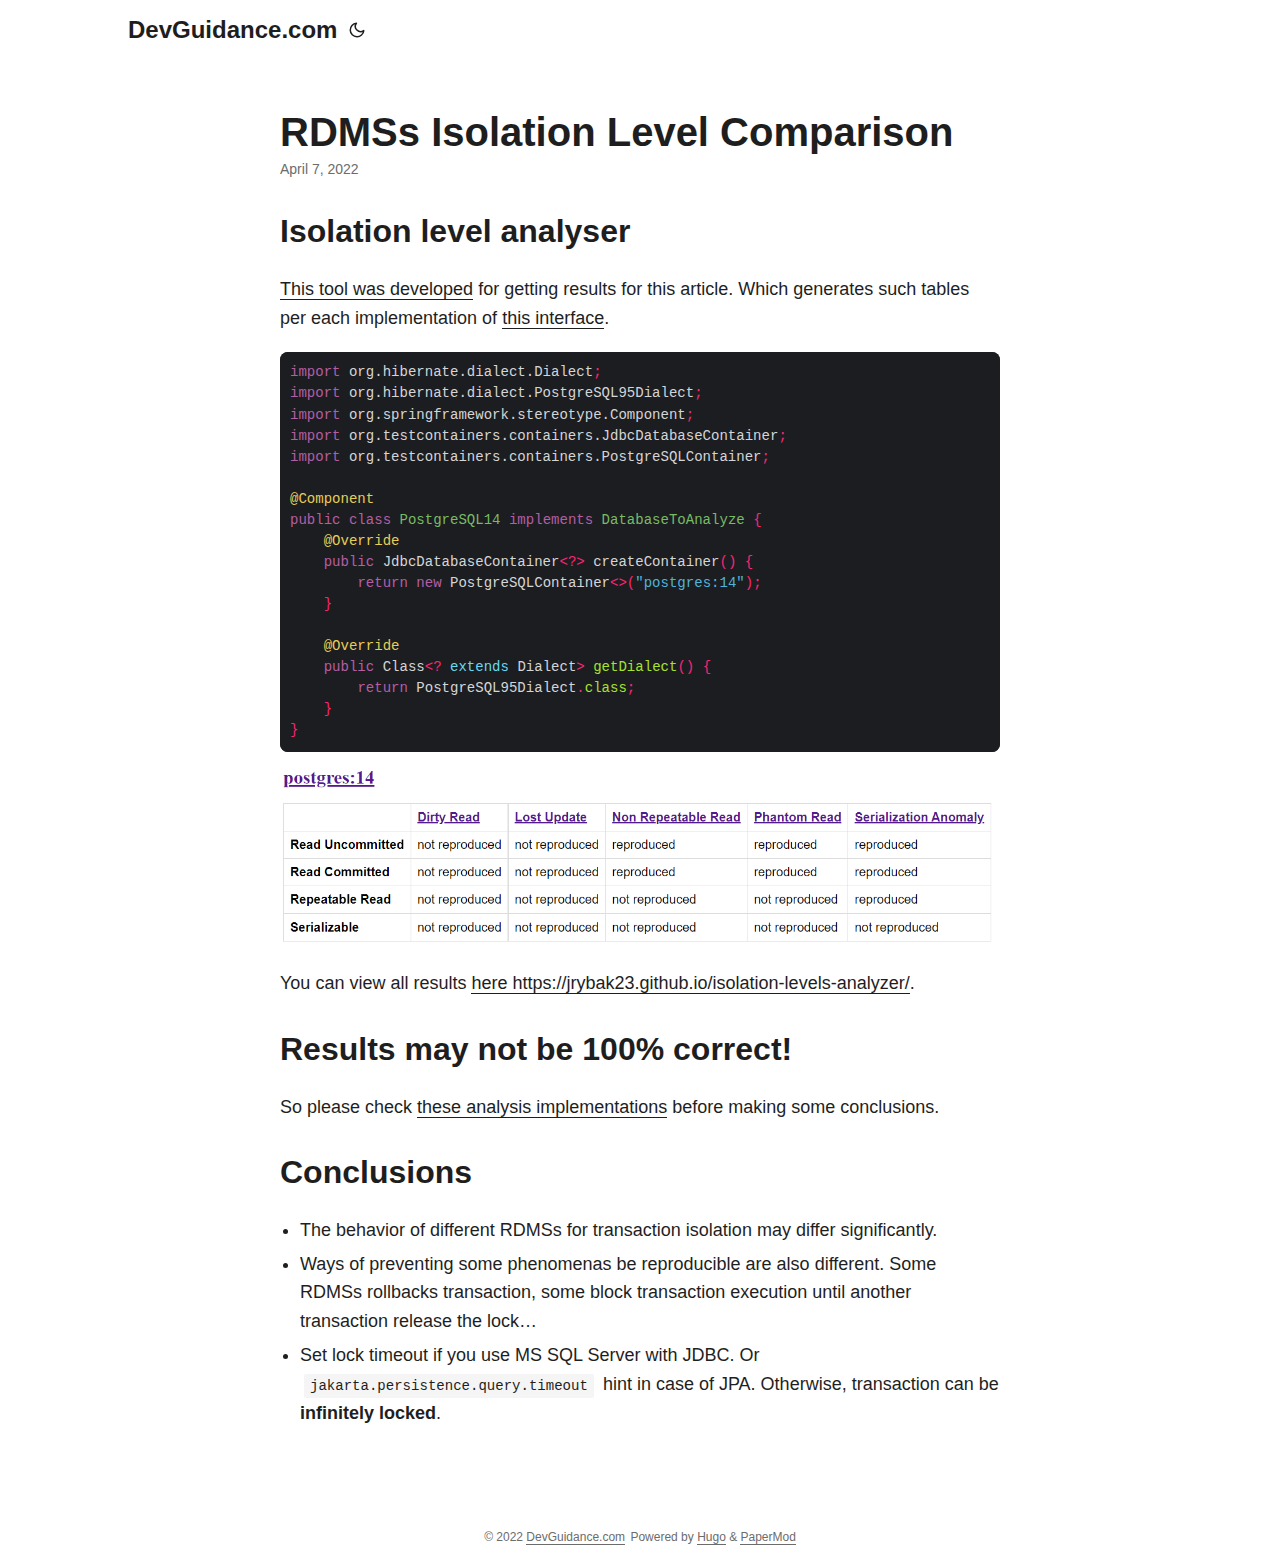
<file: posts/rdmss-isolation-level-comparison/index.html>
<!doctype html><html lang=en dir=auto>
<head><meta charset=utf-8>
<meta http-equiv=x-ua-compatible content="IE=edge">
<meta name=viewport content="width=device-width,initial-scale=1,shrink-to-fit=no">
<meta name=robots content="index, follow">
<title>RDMSs Isolation Level Comparison | DevGuidance.com</title>
<meta name=keywords content>
<meta name=description content="Isolation level analyser This tool was developed for getting results for this article. Which generates such tables per each implementation of this interface.
import org.hibernate.dialect.Dialect; import org.hibernate.dialect.PostgreSQL95Dialect; import org.springframework.stereotype.Component; import org.testcontainers.containers.JdbcDatabaseContainer; import org.testcontainers.containers.PostgreSQLContainer; @Component public class PostgreSQL14 implements DatabaseToAnalyze { @Override public JdbcDatabaseContainer<?> createContainer() { return new PostgreSQLContainer<>(&#34;postgres:14&#34;); } @Override public Class<? extends Dialect> getDialect() { return PostgreSQL95Dialect.class; } } You can view all results here https://jrybak23.github.io/isolation-levels-analyzer/.
Results may not be 100% correct!">
<meta name=author content>
<link rel=canonical href=https://www.devguidance.com/posts/rdmss-isolation-level-comparison/>
<link crossorigin=anonymous href=/assets/css/stylesheet.min.3530eed9954a8b6d1eb388637d01ce81fa710f090fae01cd0c2deb92d308788a.css integrity="sha256-NTDu2ZVKi20es4hjfQHOgfpxDwkPrgHNDC3rktMIeIo=" rel="preload stylesheet" as=style>
<script defer crossorigin=anonymous src=/assets/js/highlight.min.7680afc38aa6b15ddf158a4f3780b7b1f7dde7e91d26f073e6229bb7a0793c92.js integrity="sha256-doCvw4qmsV3fFYpPN4C3sffd5+kdJvBz5iKbt6B5PJI=" onload=hljs.initHighlightingOnLoad()></script>
<link rel=icon href=https://www.devguidance.com/favicon.ico>
<link rel=icon type=image/png sizes=16x16 href=https://www.devguidance.com/favicon-16x16.png>
<link rel=icon type=image/png sizes=32x32 href=https://www.devguidance.com/favicon-32x32.png>
<link rel=apple-touch-icon href=https://www.devguidance.com/apple-touch-icon.png>
<link rel=mask-icon href=https://www.devguidance.com/safari-pinned-tab.svg>
<meta name=theme-color content="#2e2e33">
<meta name=msapplication-TileColor content="#2e2e33">
<meta name=generator content="Hugo 0.87.0">
<noscript>
<style>#theme-toggle,.top-link{display:none}</style>
<style>@media(prefers-color-scheme:dark){:root{--theme:rgb(29, 30, 32);--entry:rgb(46, 46, 51);--primary:rgb(218, 218, 219);--secondary:rgb(155, 156, 157);--tertiary:rgb(65, 66, 68);--content:rgb(196, 196, 197);--hljs-bg:rgb(46, 46, 51);--code-bg:rgb(55, 56, 62);--border:rgb(51, 51, 51)}.list{background:var(--theme)}.list:not(.dark)::-webkit-scrollbar-track{background:0 0}.list:not(.dark)::-webkit-scrollbar-thumb{border-color:var(--theme)}}</style>
</noscript><meta property="og:title" content="RDMSs Isolation Level Comparison">
<meta property="og:description" content="Isolation level analyser This tool was developed for getting results for this article. Which generates such tables per each implementation of this interface.
import org.hibernate.dialect.Dialect; import org.hibernate.dialect.PostgreSQL95Dialect; import org.springframework.stereotype.Component; import org.testcontainers.containers.JdbcDatabaseContainer; import org.testcontainers.containers.PostgreSQLContainer; @Component public class PostgreSQL14 implements DatabaseToAnalyze { @Override public JdbcDatabaseContainer<?> createContainer() { return new PostgreSQLContainer<>(&#34;postgres:14&#34;); } @Override public Class<? extends Dialect> getDialect() { return PostgreSQL95Dialect.class; } } You can view all results here https://jrybak23.github.io/isolation-levels-analyzer/.
Results may not be 100% correct!">
<meta property="og:type" content="article">
<meta property="og:url" content="https://www.devguidance.com/posts/rdmss-isolation-level-comparison/"><meta property="article:section" content="posts">
<meta property="article:published_time" content="2022-04-07T12:39:21+03:00">
<meta property="article:modified_time" content="2022-04-07T12:39:21+03:00">
<meta name=twitter:card content="summary">
<meta name=twitter:title content="RDMSs Isolation Level Comparison">
<meta name=twitter:description content="Isolation level analyser This tool was developed for getting results for this article. Which generates such tables per each implementation of this interface.
import org.hibernate.dialect.Dialect; import org.hibernate.dialect.PostgreSQL95Dialect; import org.springframework.stereotype.Component; import org.testcontainers.containers.JdbcDatabaseContainer; import org.testcontainers.containers.PostgreSQLContainer; @Component public class PostgreSQL14 implements DatabaseToAnalyze { @Override public JdbcDatabaseContainer<?> createContainer() { return new PostgreSQLContainer<>(&#34;postgres:14&#34;); } @Override public Class<? extends Dialect> getDialect() { return PostgreSQL95Dialect.class; } } You can view all results here https://jrybak23.github.io/isolation-levels-analyzer/.
Results may not be 100% correct!">
<script type=application/ld+json>{"@context":"https://schema.org","@type":"BreadcrumbList","itemListElement":[{"@type":"ListItem","position":1,"name":"Posts","item":"https://www.devguidance.com/posts/"},{"@type":"ListItem","position":2,"name":"RDMSs Isolation Level Comparison","item":"https://www.devguidance.com/posts/rdmss-isolation-level-comparison/"}]}</script>
<script type=application/ld+json>{"@context":"https://schema.org","@type":"BlogPosting","headline":"RDMSs Isolation Level Comparison","name":"RDMSs Isolation Level Comparison","description":"Isolation level analyser This tool was developed for getting results for this article. Which generates such tables per each implementation of this interface.\nimport org.hibernate.dialect.Dialect; import org.hibernate.dialect.PostgreSQL95Dialect; import org.springframework.stereotype.Component; import org.testcontainers.containers.JdbcDatabaseContainer; import org.testcontainers.containers.PostgreSQLContainer; @Component public class PostgreSQL14 implements DatabaseToAnalyze { @Override public JdbcDatabaseContainer\u0026lt;?\u0026gt; createContainer() { return new PostgreSQLContainer\u0026lt;\u0026gt;(\u0026#34;postgres:14\u0026#34;); } @Override public Class\u0026lt;? extends Dialect\u0026gt; getDialect() { return PostgreSQL95Dialect.class; } } You can view all results here https://jrybak23.github.io/isolation-levels-analyzer/.\nResults may not be 100% correct!","keywords":[],"articleBody":"Isolation level analyser This tool was developed for getting results for this article. Which generates such tables per each implementation of this interface.\nimport org.hibernate.dialect.Dialect; import org.hibernate.dialect.PostgreSQL95Dialect; import org.springframework.stereotype.Component; import org.testcontainers.containers.JdbcDatabaseContainer; import org.testcontainers.containers.PostgreSQLContainer; @Component public class PostgreSQL14 implements DatabaseToAnalyze { @Override public JdbcDatabaseContainer createContainer() { return new PostgreSQLContainer(\"postgres:14\"); } @Override public Class extends Dialect getDialect() { return PostgreSQL95Dialect.class; } } You can view all results here https://jrybak23.github.io/isolation-levels-analyzer/.\nResults may not be 100% correct! So please check these analysis implementations before making some conclusions.\nConclusions  The behavior of different RDMSs for transaction isolation may differ significantly. Ways of preventing some phenomenas be reproducible are also different. Some RDMSs rollbacks transaction, some block transaction execution until another transaction release the lock… Set lock timeout if you use MS SQL Server with JDBC. Or jakarta.persistence.query.timeout hint in case of JPA. Otherwise, transaction can be infinitely locked.  ","wordCount":"143","inLanguage":"en","datePublished":"2022-04-07T12:39:21+03:00","dateModified":"2022-04-07T12:39:21+03:00","mainEntityOfPage":{"@type":"WebPage","@id":"https://www.devguidance.com/posts/rdmss-isolation-level-comparison/"},"publisher":{"@type":"Organization","name":"DevGuidance.com","logo":{"@type":"ImageObject","url":"https://www.devguidance.com/favicon.ico"}}}</script>
</head>
<body id=top>
<script>localStorage.getItem("pref-theme")==="dark"?document.body.classList.add('dark'):localStorage.getItem("pref-theme")==="light"?document.body.classList.remove('dark'):window.matchMedia('(prefers-color-scheme: dark)').matches&&document.body.classList.add('dark')</script>
<header class=header>
<nav class=nav>
<div class=logo>
<a href=https://www.devguidance.com/ accesskey=h title="DevGuidance.com (Alt + H)">DevGuidance.com</a>
<span class=logo-switches>
<button id=theme-toggle accesskey=t title="(Alt + T)"><svg id="moon" xmlns="http://www.w3.org/2000/svg" width="24" height="24" viewBox="0 0 24 24" fill="none" stroke="currentcolor" stroke-width="2" stroke-linecap="round" stroke-linejoin="round"><path d="M21 12.79A9 9 0 1111.21 3 7 7 0 0021 12.79z"/></svg><svg id="sun" xmlns="http://www.w3.org/2000/svg" width="24" height="24" viewBox="0 0 24 24" fill="none" stroke="currentcolor" stroke-width="2" stroke-linecap="round" stroke-linejoin="round"><circle cx="12" cy="12" r="5"/><line x1="12" y1="1" x2="12" y2="3"/><line x1="12" y1="21" x2="12" y2="23"/><line x1="4.22" y1="4.22" x2="5.64" y2="5.64"/><line x1="18.36" y1="18.36" x2="19.78" y2="19.78"/><line x1="1" y1="12" x2="3" y2="12"/><line x1="21" y1="12" x2="23" y2="12"/><line x1="4.22" y1="19.78" x2="5.64" y2="18.36"/><line x1="18.36" y1="5.64" x2="19.78" y2="4.22"/></svg>
</button>
</span>
</div>
<ul id=menu>
</ul>
</nav>
</header>
<main class=main>
<article class=post-single>
<header class=post-header>
<h1 class=post-title>
RDMSs Isolation Level Comparison
</h1>
<div class=post-meta><span title="2022-04-07 12:39:21 +0300 +0300">April 7, 2022</span>
</div>
</header>
<div class=post-content><h2 id=isolation-level-analyser>Isolation level analyser<a hidden class=anchor aria-hidden=true href=#isolation-level-analyser>#</a></h2>
<p><a href=https://github.com/jrybak23/isolation-levels-analyzer>This tool was developed</a> for getting results for this article. Which generates such tables per each implementation of
<a href=https://github.com/jrybak23/isolation-levels-analyzer/blob/master/analyzer/src/main/java/com/example/isolationlevelsdemo/databases/DatabaseToAnalyze.java>this interface</a>.</p>
<div class=highlight><pre tabindex=0 style=color:#f8f8f2;background-color:#272822;-moz-tab-size:4;-o-tab-size:4;tab-size:4><code class=language-java data-lang=java><span style=color:#f92672>import</span> org.hibernate.dialect.Dialect<span style=color:#f92672>;</span>
<span style=color:#f92672>import</span> org.hibernate.dialect.PostgreSQL95Dialect<span style=color:#f92672>;</span>
<span style=color:#f92672>import</span> org.springframework.stereotype.Component<span style=color:#f92672>;</span>
<span style=color:#f92672>import</span> org.testcontainers.containers.JdbcDatabaseContainer<span style=color:#f92672>;</span>
<span style=color:#f92672>import</span> org.testcontainers.containers.PostgreSQLContainer<span style=color:#f92672>;</span>

<span style=color:#a6e22e>@Component</span>
<span style=color:#66d9ef>public</span> <span style=color:#66d9ef>class</span> <span style=color:#a6e22e>PostgreSQL14</span> <span style=color:#66d9ef>implements</span> DatabaseToAnalyze <span style=color:#f92672>{</span>
    <span style=color:#a6e22e>@Override</span>
    <span style=color:#66d9ef>public</span> JdbcDatabaseContainer<span style=color:#f92672>&lt;?&gt;</span> createContainer<span style=color:#f92672>()</span> <span style=color:#f92672>{</span>
        <span style=color:#66d9ef>return</span> <span style=color:#66d9ef>new</span> PostgreSQLContainer<span style=color:#f92672>&lt;&gt;(</span><span style=color:#e6db74>&#34;postgres:14&#34;</span><span style=color:#f92672>);</span>
    <span style=color:#f92672>}</span>

    <span style=color:#a6e22e>@Override</span>
    <span style=color:#66d9ef>public</span> Class<span style=color:#f92672>&lt;?</span> <span style=color:#66d9ef>extends</span> Dialect<span style=color:#f92672>&gt;</span> <span style=color:#a6e22e>getDialect</span><span style=color:#f92672>()</span> <span style=color:#f92672>{</span>
        <span style=color:#66d9ef>return</span> PostgreSQL95Dialect<span style=color:#f92672>.</span><span style=color:#a6e22e>class</span><span style=color:#f92672>;</span>
    <span style=color:#f92672>}</span>
<span style=color:#f92672>}</span>
</code></pre></div><p><img loading=lazy src=/postgres-isolation-levels.png alt="postgres isolation levels">
</p>
<p>You can view all results <a href=https://jrybak23.github.io/isolation-levels-analyzer/>here https://jrybak23.github.io/isolation-levels-analyzer/</a>.</p>
<h2 id=results-may-not-be-100-correct><strong>Results may not be 100% correct!</strong><a hidden class=anchor aria-hidden=true href=#results-may-not-be-100-correct>#</a></h2>
<p>So please check <a href=https://github.com/jrybak23/isolation-levels-analyzer/tree/master/analyzer/src/main/java/com/example/isolationlevelsdemo/analises>these analysis implementations</a>
before making some conclusions.</p>
<h2 id=conclusions>Conclusions<a hidden class=anchor aria-hidden=true href=#conclusions>#</a></h2>
<ul>
<li>The behavior of different RDMSs for transaction isolation may differ significantly.</li>
<li>Ways of preventing some phenomenas be reproducible are also different. Some RDMSs rollbacks transaction, some block
transaction execution until another transaction release the lock&mldr;</li>
<li>Set lock timeout if you use MS SQL Server with JDBC. Or <code>jakarta.persistence.query.timeout</code> hint in case of JPA.
Otherwise, transaction can be <strong>infinitely locked</strong>.</li>
</ul>
</div>
<footer class=post-footer>
</footer>
</article>
</main>
<footer class=footer>
<span>&copy; 2022 <a href=https://www.devguidance.com/>DevGuidance.com</a></span>
<span>
Powered by
<a href=https://gohugo.io/ rel="noopener noreferrer" target=_blank>Hugo</a> &
        <a href=https://git.io/hugopapermod rel=noopener target=_blank>PaperMod</a>
</span>
</footer>
<a href=#top aria-label="go to top" title="Go to Top (Alt + G)" class=top-link id=top-link accesskey=g><svg xmlns="http://www.w3.org/2000/svg" viewBox="0 0 12 6" fill="currentcolor"><path d="M12 6H0l6-6z"/></svg>
</a>
<script>let menu=document.getElementById('menu');menu&&(menu.scrollLeft=localStorage.getItem("menu-scroll-position"),menu.onscroll=function(){localStorage.setItem("menu-scroll-position",menu.scrollLeft)}),document.querySelectorAll('a[href^="#"]').forEach(a=>{a.addEventListener("click",function(b){b.preventDefault();var a=this.getAttribute("href").substr(1);window.matchMedia('(prefers-reduced-motion: reduce)').matches?document.querySelector(`[id='${decodeURIComponent(a)}']`).scrollIntoView():document.querySelector(`[id='${decodeURIComponent(a)}']`).scrollIntoView({behavior:"smooth"}),a==="top"?history.replaceState(null,null," "):history.pushState(null,null,`#${a}`)})})</script>
<script>var mybutton=document.getElementById("top-link");window.onscroll=function(){document.body.scrollTop>800||document.documentElement.scrollTop>800?(mybutton.style.visibility="visible",mybutton.style.opacity="1"):(mybutton.style.visibility="hidden",mybutton.style.opacity="0")}</script>
<script>document.getElementById("theme-toggle").addEventListener("click",()=>{document.body.className.includes("dark")?(document.body.classList.remove('dark'),localStorage.setItem("pref-theme",'light')):(document.body.classList.add('dark'),localStorage.setItem("pref-theme",'dark'))})</script>
</body>
</html>
</file>
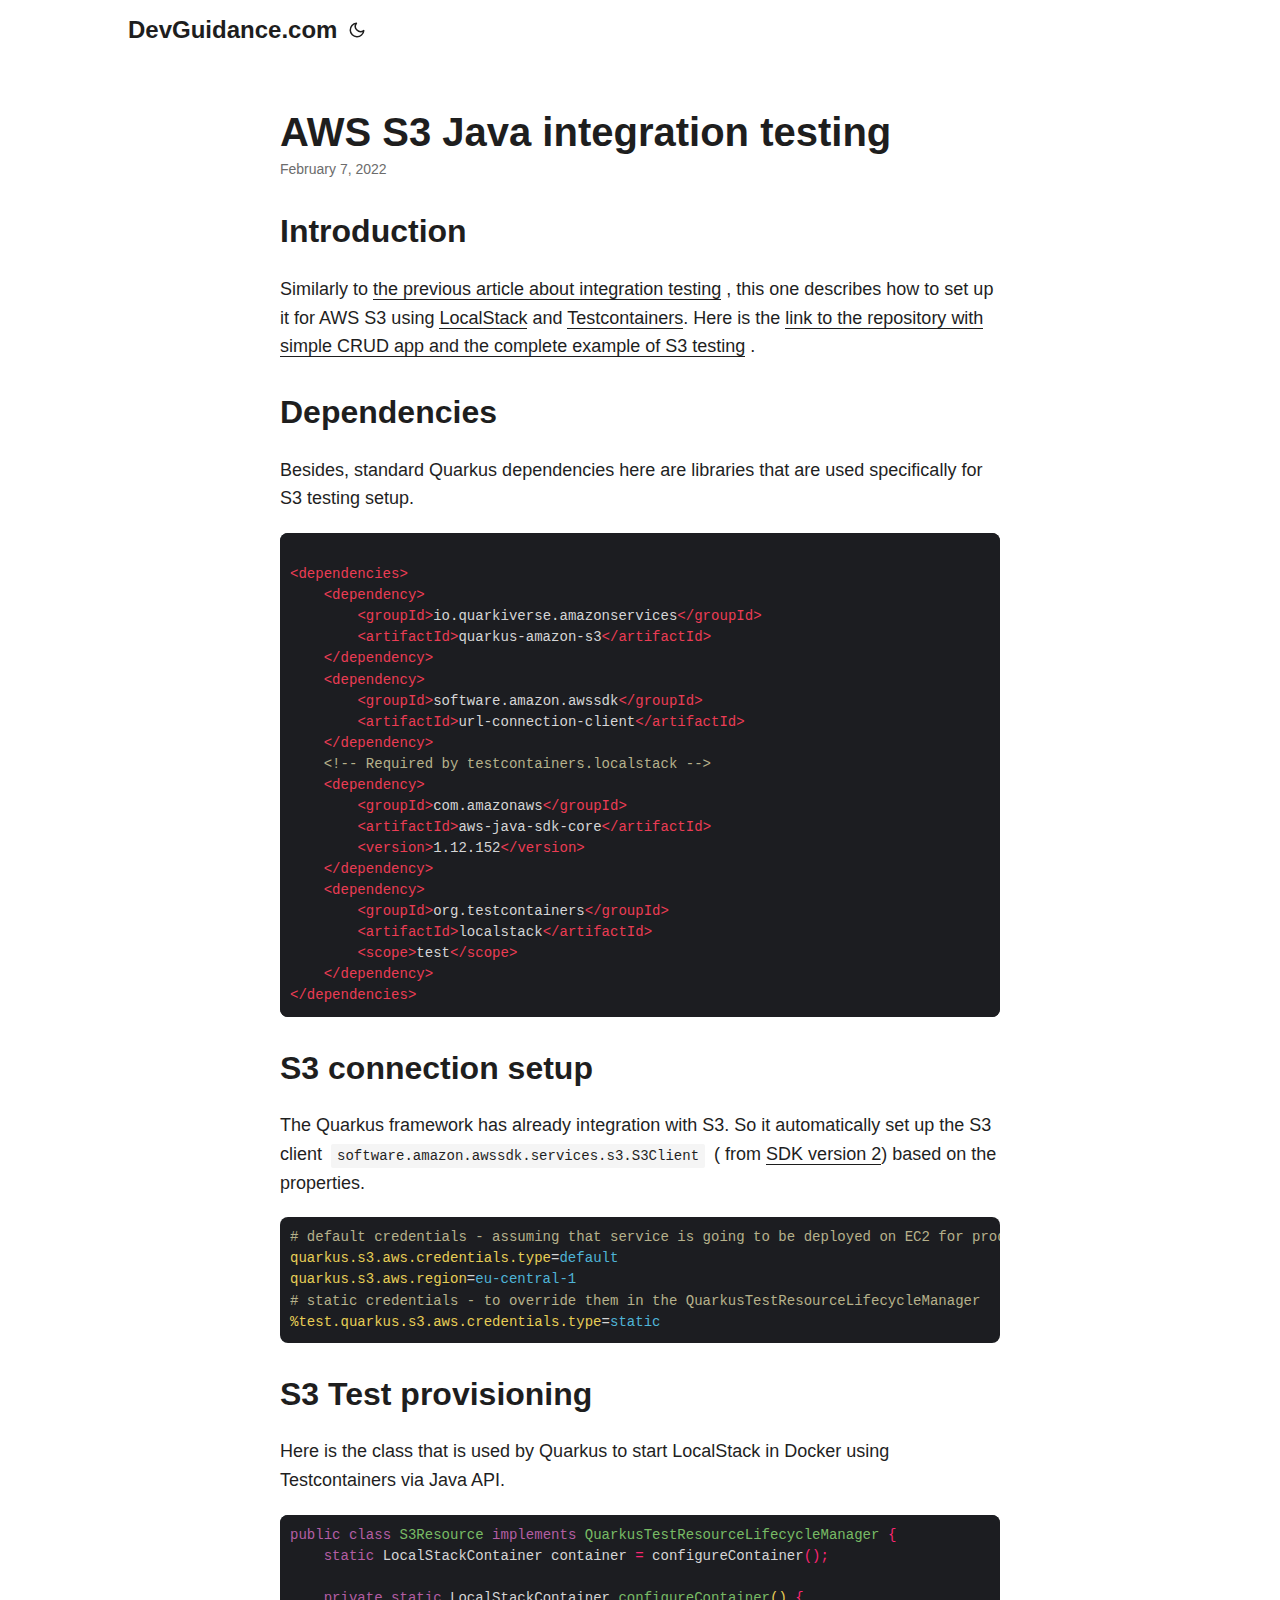
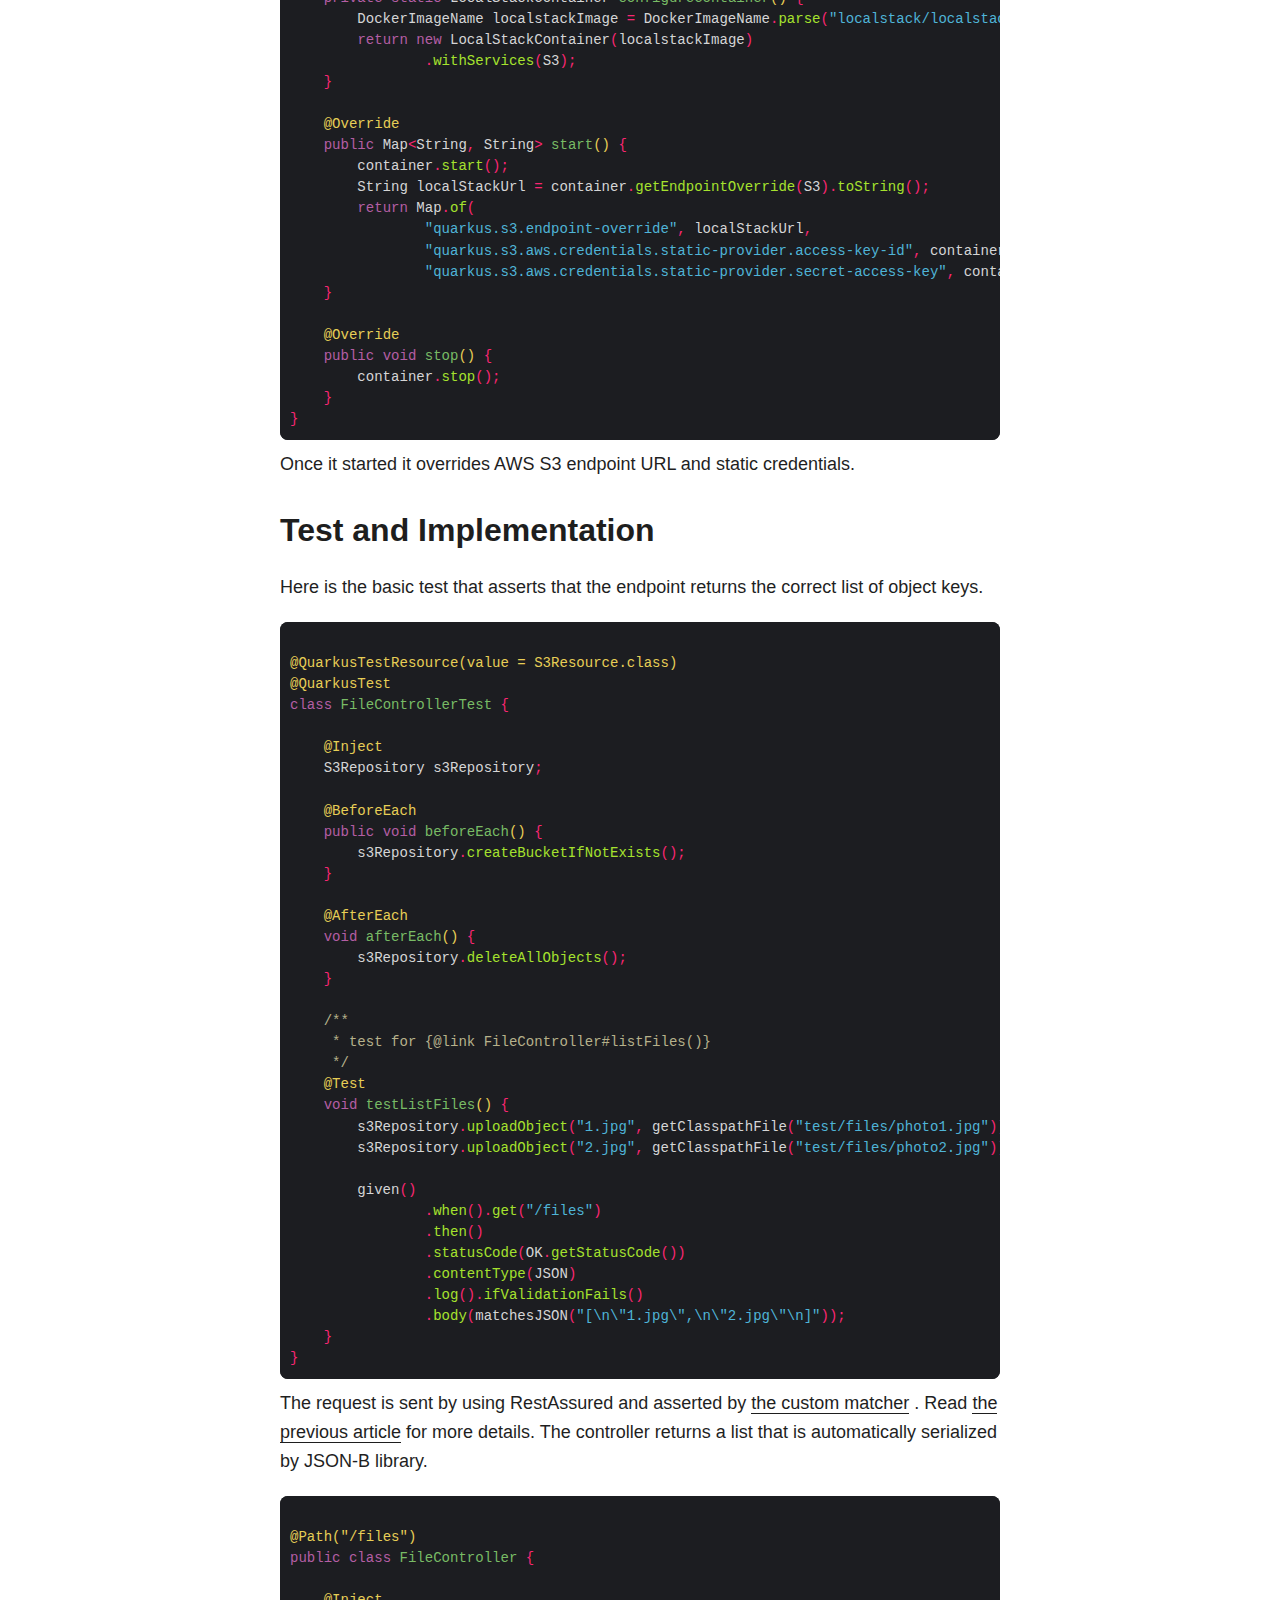
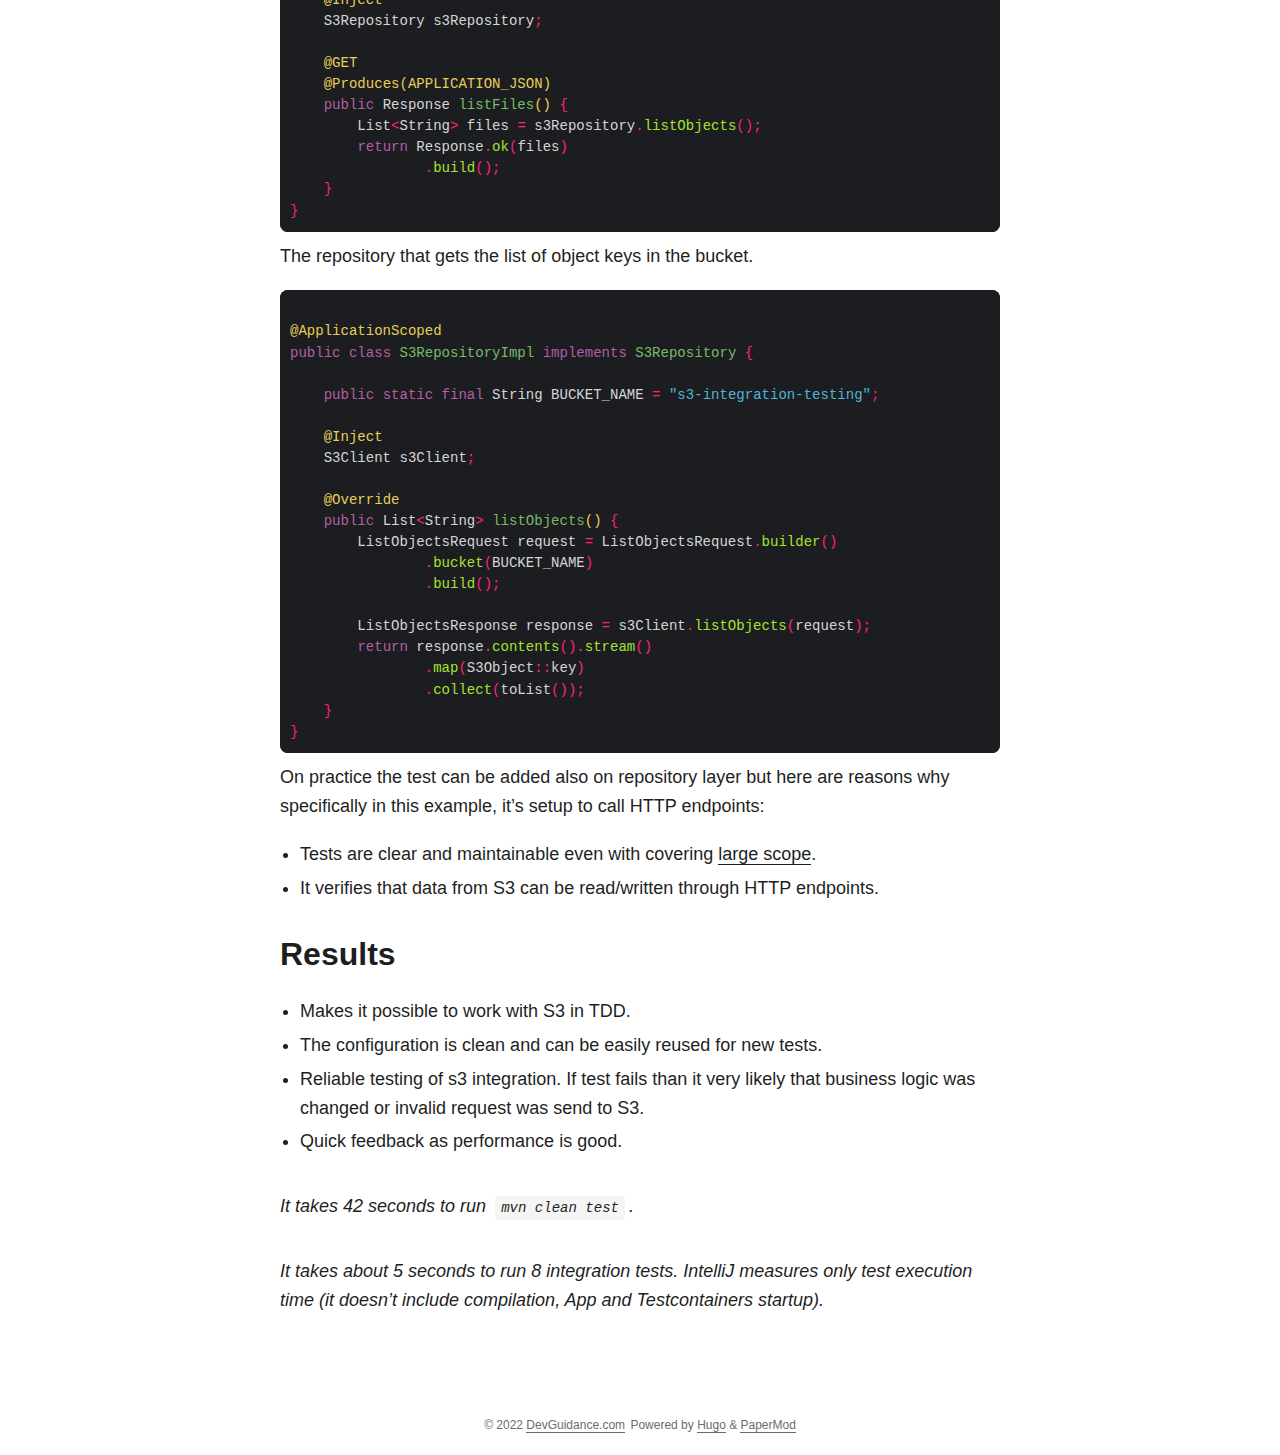
<file: posts/s3-java-integration-test/index.html>
<!doctype html><html lang=en dir=auto>
<head><meta charset=utf-8>
<meta http-equiv=x-ua-compatible content="IE=edge">
<meta name=viewport content="width=device-width,initial-scale=1,shrink-to-fit=no">
<meta name=robots content="index, follow">
<title>AWS S3 Java integration testing | DevGuidance.com</title>
<meta name=keywords content>
<meta name=description content="Introduction Similarly to the previous article about integration testing , this one describes how to set up it for AWS S3 using LocalStack and Testcontainers. Here is the link to the repository with simple CRUD app and the complete example of S3 testing .
Dependencies Besides, standard Quarkus dependencies here are libraries that are used specifically for S3 testing setup.
<dependencies> <dependency> <groupId>io.quarkiverse.amazonservices</groupId> <artifactId>quarkus-amazon-s3</artifactId> </dependency> <dependency> <groupId>software.amazon.awssdk</groupId> <artifactId>url-connection-client</artifactId> </dependency> <!-- Required by testcontainers.">
<meta name=author content>
<link rel=canonical href=https://www.devguidance.com/posts/s3-java-integration-test/>
<link crossorigin=anonymous href=/assets/css/stylesheet.min.3530eed9954a8b6d1eb388637d01ce81fa710f090fae01cd0c2deb92d308788a.css integrity="sha256-NTDu2ZVKi20es4hjfQHOgfpxDwkPrgHNDC3rktMIeIo=" rel="preload stylesheet" as=style>
<script defer crossorigin=anonymous src=/assets/js/highlight.min.7680afc38aa6b15ddf158a4f3780b7b1f7dde7e91d26f073e6229bb7a0793c92.js integrity="sha256-doCvw4qmsV3fFYpPN4C3sffd5+kdJvBz5iKbt6B5PJI=" onload=hljs.initHighlightingOnLoad()></script>
<link rel=icon href=https://www.devguidance.com/favicon.ico>
<link rel=icon type=image/png sizes=16x16 href=https://www.devguidance.com/favicon-16x16.png>
<link rel=icon type=image/png sizes=32x32 href=https://www.devguidance.com/favicon-32x32.png>
<link rel=apple-touch-icon href=https://www.devguidance.com/apple-touch-icon.png>
<link rel=mask-icon href=https://www.devguidance.com/safari-pinned-tab.svg>
<meta name=theme-color content="#2e2e33">
<meta name=msapplication-TileColor content="#2e2e33">
<meta name=generator content="Hugo 0.87.0">
<noscript>
<style>#theme-toggle,.top-link{display:none}</style>
<style>@media(prefers-color-scheme:dark){:root{--theme:rgb(29, 30, 32);--entry:rgb(46, 46, 51);--primary:rgb(218, 218, 219);--secondary:rgb(155, 156, 157);--tertiary:rgb(65, 66, 68);--content:rgb(196, 196, 197);--hljs-bg:rgb(46, 46, 51);--code-bg:rgb(55, 56, 62);--border:rgb(51, 51, 51)}.list{background:var(--theme)}.list:not(.dark)::-webkit-scrollbar-track{background:0 0}.list:not(.dark)::-webkit-scrollbar-thumb{border-color:var(--theme)}}</style>
</noscript><meta property="og:title" content="AWS S3 Java integration testing">
<meta property="og:description" content="Introduction Similarly to the previous article about integration testing , this one describes how to set up it for AWS S3 using LocalStack and Testcontainers. Here is the link to the repository with simple CRUD app and the complete example of S3 testing .
Dependencies Besides, standard Quarkus dependencies here are libraries that are used specifically for S3 testing setup.
<dependencies> <dependency> <groupId>io.quarkiverse.amazonservices</groupId> <artifactId>quarkus-amazon-s3</artifactId> </dependency> <dependency> <groupId>software.amazon.awssdk</groupId> <artifactId>url-connection-client</artifactId> </dependency> <!-- Required by testcontainers.">
<meta property="og:type" content="article">
<meta property="og:url" content="https://www.devguidance.com/posts/s3-java-integration-test/"><meta property="article:section" content="posts">
<meta property="article:published_time" content="2022-02-07T21:32:27+02:00">
<meta property="article:modified_time" content="2022-02-07T21:32:27+02:00">
<meta name=twitter:card content="summary">
<meta name=twitter:title content="AWS S3 Java integration testing">
<meta name=twitter:description content="Introduction Similarly to the previous article about integration testing , this one describes how to set up it for AWS S3 using LocalStack and Testcontainers. Here is the link to the repository with simple CRUD app and the complete example of S3 testing .
Dependencies Besides, standard Quarkus dependencies here are libraries that are used specifically for S3 testing setup.
<dependencies> <dependency> <groupId>io.quarkiverse.amazonservices</groupId> <artifactId>quarkus-amazon-s3</artifactId> </dependency> <dependency> <groupId>software.amazon.awssdk</groupId> <artifactId>url-connection-client</artifactId> </dependency> <!-- Required by testcontainers.">
<script type=application/ld+json>{"@context":"https://schema.org","@type":"BreadcrumbList","itemListElement":[{"@type":"ListItem","position":1,"name":"Posts","item":"https://www.devguidance.com/posts/"},{"@type":"ListItem","position":2,"name":"AWS S3 Java integration testing","item":"https://www.devguidance.com/posts/s3-java-integration-test/"}]}</script>
<script type=application/ld+json>{"@context":"https://schema.org","@type":"BlogPosting","headline":"AWS S3 Java integration testing","name":"AWS S3 Java integration testing","description":"Introduction Similarly to the previous article about integration testing , this one describes how to set up it for AWS S3 using LocalStack and Testcontainers. Here is the link to the repository with simple CRUD app and the complete example of S3 testing .\nDependencies Besides, standard Quarkus dependencies here are libraries that are used specifically for S3 testing setup.\n\u0026lt;dependencies\u0026gt; \u0026lt;dependency\u0026gt; \u0026lt;groupId\u0026gt;io.quarkiverse.amazonservices\u0026lt;/groupId\u0026gt; \u0026lt;artifactId\u0026gt;quarkus-amazon-s3\u0026lt;/artifactId\u0026gt; \u0026lt;/dependency\u0026gt; \u0026lt;dependency\u0026gt; \u0026lt;groupId\u0026gt;software.amazon.awssdk\u0026lt;/groupId\u0026gt; \u0026lt;artifactId\u0026gt;url-connection-client\u0026lt;/artifactId\u0026gt; \u0026lt;/dependency\u0026gt; \u0026lt;!-- Required by testcontainers.","keywords":[],"articleBody":"Introduction Similarly to the previous article about integration testing , this one describes how to set up it for AWS S3 using LocalStack and Testcontainers. Here is the link to the repository with simple CRUD app and the complete example of S3 testing .\nDependencies Besides, standard Quarkus dependencies here are libraries that are used specifically for S3 testing setup.\n  io.quarkiverse.amazonservices quarkus-amazon-s3   software.amazon.awssdk url-connection-client    com.amazonaws aws-java-sdk-core 1.12.152   org.testcontainers localstack test   S3 connection setup The Quarkus framework has already integration with S3. So it automatically set up the S3 client software.amazon.awssdk.services.s3.S3Client ( from SDK version 2) based on the properties.\n# default credentials - assuming that service is going to be deployed on EC2 for prod env quarkus.s3.aws.credentials.type=default quarkus.s3.aws.region=eu-central-1 # static credentials - to override them in the QuarkusTestResourceLifecycleManager %test.quarkus.s3.aws.credentials.type=static S3 Test provisioning Here is the class that is used by Quarkus to start LocalStack in Docker using Testcontainers via Java API.\npublic class S3Resource implements QuarkusTestResourceLifecycleManager { static LocalStackContainer container = configureContainer(); private static LocalStackContainer configureContainer() { DockerImageName localstackImage = DockerImageName.parse(\"localstack/localstack:0.11.3\"); return new LocalStackContainer(localstackImage) .withServices(S3); } @Override public MapString, String start() { container.start(); String localStackUrl = container.getEndpointOverride(S3).toString(); return Map.of( \"quarkus.s3.endpoint-override\", localStackUrl, \"quarkus.s3.aws.credentials.static-provider.access-key-id\", container.getAccessKey(), \"quarkus.s3.aws.credentials.static-provider.secret-access-key\", container.getSecretKey()); } @Override public void stop() { container.stop(); } } Once it started it overrides AWS S3 endpoint URL and static credentials.\nTest and Implementation Here is the basic test that asserts that the endpoint returns the correct list of object keys.\n@QuarkusTestResource(value = S3Resource.class) @QuarkusTest class FileControllerTest { @Inject S3Repository s3Repository; @BeforeEach public void beforeEach() { s3Repository.createBucketIfNotExists(); } @AfterEach void afterEach() { s3Repository.deleteAllObjects(); } /** * test for {@link FileController#listFiles()} */ @Test void testListFiles() { s3Repository.uploadObject(\"1.jpg\", getClasspathFile(\"test/files/photo1.jpg\")); s3Repository.uploadObject(\"2.jpg\", getClasspathFile(\"test/files/photo2.jpg\")); given() .when().get(\"/files\") .then() .statusCode(OK.getStatusCode()) .contentType(JSON) .log().ifValidationFails() .body(matchesJSON(\"[\\n\\\"1.jpg\\\",\\n\\\"2.jpg\\\"\\n]\")); } } The request is sent by using RestAssured and asserted by the custom matcher . Read the previous article for more details. The controller returns a list that is automatically serialized by JSON-B library.\n@Path(\"/files\") public class FileController { @Inject S3Repository s3Repository; @GET @Produces(APPLICATION_JSON) public Response listFiles() { ListString files = s3Repository.listObjects(); return Response.ok(files) .build(); } } The repository that gets the list of object keys in the bucket.\n@ApplicationScoped public class S3RepositoryImpl implements S3Repository { public static final String BUCKET_NAME = \"s3-integration-testing\"; @Inject S3Client s3Client; @Override public ListString listObjects() { ListObjectsRequest request = ListObjectsRequest.builder() .bucket(BUCKET_NAME) .build(); ListObjectsResponse response = s3Client.listObjects(request); return response.contents().stream() .map(S3Object::key) .collect(toList()); } } On practice the test can be added also on repository layer but here are reasons why specifically in this example, it’s setup to call HTTP endpoints:\n Tests are clear and maintainable even with covering large scope. It verifies that data from S3 can be read/written through HTTP endpoints.  Results  Makes it possible to work with S3 in TDD. The configuration is clean and can be easily reused for new tests. Reliable testing of s3 integration. If test fails than it very likely that business logic was changed or invalid request was send to S3. Quick feedback as performance is good.  It takes 42 seconds to run mvn clean test.\nIt takes about 5 seconds to run 8 integration tests. IntelliJ measures only test execution time (it doesn’t include compilation, App and Testcontainers startup).\n","wordCount":"537","inLanguage":"en","datePublished":"2022-02-07T21:32:27+02:00","dateModified":"2022-02-07T21:32:27+02:00","mainEntityOfPage":{"@type":"WebPage","@id":"https://www.devguidance.com/posts/s3-java-integration-test/"},"publisher":{"@type":"Organization","name":"DevGuidance.com","logo":{"@type":"ImageObject","url":"https://www.devguidance.com/favicon.ico"}}}</script>
</head>
<body id=top>
<script>localStorage.getItem("pref-theme")==="dark"?document.body.classList.add('dark'):localStorage.getItem("pref-theme")==="light"?document.body.classList.remove('dark'):window.matchMedia('(prefers-color-scheme: dark)').matches&&document.body.classList.add('dark')</script>
<header class=header>
<nav class=nav>
<div class=logo>
<a href=https://www.devguidance.com/ accesskey=h title="DevGuidance.com (Alt + H)">DevGuidance.com</a>
<span class=logo-switches>
<button id=theme-toggle accesskey=t title="(Alt + T)"><svg id="moon" xmlns="http://www.w3.org/2000/svg" width="24" height="24" viewBox="0 0 24 24" fill="none" stroke="currentcolor" stroke-width="2" stroke-linecap="round" stroke-linejoin="round"><path d="M21 12.79A9 9 0 1111.21 3 7 7 0 0021 12.79z"/></svg><svg id="sun" xmlns="http://www.w3.org/2000/svg" width="24" height="24" viewBox="0 0 24 24" fill="none" stroke="currentcolor" stroke-width="2" stroke-linecap="round" stroke-linejoin="round"><circle cx="12" cy="12" r="5"/><line x1="12" y1="1" x2="12" y2="3"/><line x1="12" y1="21" x2="12" y2="23"/><line x1="4.22" y1="4.22" x2="5.64" y2="5.64"/><line x1="18.36" y1="18.36" x2="19.78" y2="19.78"/><line x1="1" y1="12" x2="3" y2="12"/><line x1="21" y1="12" x2="23" y2="12"/><line x1="4.22" y1="19.78" x2="5.64" y2="18.36"/><line x1="18.36" y1="5.64" x2="19.78" y2="4.22"/></svg>
</button>
</span>
</div>
<ul id=menu>
</ul>
</nav>
</header>
<main class=main>
<article class=post-single>
<header class=post-header>
<h1 class=post-title>
AWS S3 Java integration testing
</h1>
<div class=post-meta><span title="2022-02-07 21:32:27 +0200 +0200">February 7, 2022</span>
</div>
</header>
<div class=post-content><h2 id=introduction>Introduction<a hidden class=anchor aria-hidden=true href=#introduction>#</a></h2>
<p>Similarly
to <a href=https://www.devguidance.com/posts/integration-testing-setup-for-java-rest-api-applications-with-database-persistence/>the previous article about integration testing</a>
, this one describes how to set up it for AWS S3 using
<a href=https://github.com/localstack/localstack>LocalStack</a> and <a href=https://github.com/testcontainers>Testcontainers</a>. Here is
the <a href=https://github.com/jrybak23/s3-integration-testing>link to the repository with simple CRUD app and the complete example of S3 testing</a>
.</p>
<h2 id=dependencies>Dependencies<a hidden class=anchor aria-hidden=true href=#dependencies>#</a></h2>
<p>Besides, standard Quarkus dependencies here are libraries that are used specifically for S3 testing setup.</p>
<div class=highlight><pre tabindex=0 style=color:#f8f8f2;background-color:#272822;-moz-tab-size:4;-o-tab-size:4;tab-size:4><code class=language-xml data-lang=xml>
<span style=color:#f92672>&lt;dependencies&gt;</span>
    <span style=color:#f92672>&lt;dependency&gt;</span>
        <span style=color:#f92672>&lt;groupId&gt;</span>io.quarkiverse.amazonservices<span style=color:#f92672>&lt;/groupId&gt;</span>
        <span style=color:#f92672>&lt;artifactId&gt;</span>quarkus-amazon-s3<span style=color:#f92672>&lt;/artifactId&gt;</span>
    <span style=color:#f92672>&lt;/dependency&gt;</span>
    <span style=color:#f92672>&lt;dependency&gt;</span>
        <span style=color:#f92672>&lt;groupId&gt;</span>software.amazon.awssdk<span style=color:#f92672>&lt;/groupId&gt;</span>
        <span style=color:#f92672>&lt;artifactId&gt;</span>url-connection-client<span style=color:#f92672>&lt;/artifactId&gt;</span>
    <span style=color:#f92672>&lt;/dependency&gt;</span>
    <span style=color:#75715e>&lt;!-- Required by testcontainers.localstack --&gt;</span>
    <span style=color:#f92672>&lt;dependency&gt;</span>
        <span style=color:#f92672>&lt;groupId&gt;</span>com.amazonaws<span style=color:#f92672>&lt;/groupId&gt;</span>
        <span style=color:#f92672>&lt;artifactId&gt;</span>aws-java-sdk-core<span style=color:#f92672>&lt;/artifactId&gt;</span>
        <span style=color:#f92672>&lt;version&gt;</span>1.12.152<span style=color:#f92672>&lt;/version&gt;</span>
    <span style=color:#f92672>&lt;/dependency&gt;</span>
    <span style=color:#f92672>&lt;dependency&gt;</span>
        <span style=color:#f92672>&lt;groupId&gt;</span>org.testcontainers<span style=color:#f92672>&lt;/groupId&gt;</span>
        <span style=color:#f92672>&lt;artifactId&gt;</span>localstack<span style=color:#f92672>&lt;/artifactId&gt;</span>
        <span style=color:#f92672>&lt;scope&gt;</span>test<span style=color:#f92672>&lt;/scope&gt;</span>
    <span style=color:#f92672>&lt;/dependency&gt;</span>
<span style=color:#f92672>&lt;/dependencies&gt;</span>
</code></pre></div><h2 id=s3-connection-setup>S3 connection setup<a hidden class=anchor aria-hidden=true href=#s3-connection-setup>#</a></h2>
<p>The Quarkus framework has already integration with S3. So it automatically set up the S3
client <code>software.amazon.awssdk.services.s3.S3Client</code> (
from <a href=https://docs.aws.amazon.com/sdk-for-java/latest/developer-guide/migration-whats-different.html>SDK version 2</a>)
based on the properties.</p>
<pre><code class=language-properties data-lang=properties># default credentials - assuming that service is going to be deployed on EC2 for prod env
quarkus.s3.aws.credentials.type=default
quarkus.s3.aws.region=eu-central-1
# static credentials - to override them in the QuarkusTestResourceLifecycleManager
%test.quarkus.s3.aws.credentials.type=static
</code></pre><h2 id=s3-test-provisioning>S3 Test provisioning<a hidden class=anchor aria-hidden=true href=#s3-test-provisioning>#</a></h2>
<p>Here is the class that is used by Quarkus to start LocalStack in Docker using Testcontainers via Java API.</p>
<div class=highlight><pre tabindex=0 style=color:#f8f8f2;background-color:#272822;-moz-tab-size:4;-o-tab-size:4;tab-size:4><code class=language-java data-lang=java><span style=color:#66d9ef>public</span> <span style=color:#66d9ef>class</span> <span style=color:#a6e22e>S3Resource</span> <span style=color:#66d9ef>implements</span> QuarkusTestResourceLifecycleManager <span style=color:#f92672>{</span>
    <span style=color:#66d9ef>static</span> LocalStackContainer container <span style=color:#f92672>=</span> configureContainer<span style=color:#f92672>();</span>

    <span style=color:#66d9ef>private</span> <span style=color:#66d9ef>static</span> LocalStackContainer <span style=color:#a6e22e>configureContainer</span><span style=color:#f92672>()</span> <span style=color:#f92672>{</span>
        DockerImageName localstackImage <span style=color:#f92672>=</span> DockerImageName<span style=color:#f92672>.</span><span style=color:#a6e22e>parse</span><span style=color:#f92672>(</span><span style=color:#e6db74>&#34;localstack/localstack:0.11.3&#34;</span><span style=color:#f92672>);</span>
        <span style=color:#66d9ef>return</span> <span style=color:#66d9ef>new</span> LocalStackContainer<span style=color:#f92672>(</span>localstackImage<span style=color:#f92672>)</span>
                <span style=color:#f92672>.</span><span style=color:#a6e22e>withServices</span><span style=color:#f92672>(</span>S3<span style=color:#f92672>);</span>
    <span style=color:#f92672>}</span>

    <span style=color:#a6e22e>@Override</span>
    <span style=color:#66d9ef>public</span> Map<span style=color:#f92672>&lt;</span>String<span style=color:#f92672>,</span> String<span style=color:#f92672>&gt;</span> <span style=color:#a6e22e>start</span><span style=color:#f92672>()</span> <span style=color:#f92672>{</span>
        container<span style=color:#f92672>.</span><span style=color:#a6e22e>start</span><span style=color:#f92672>();</span>
        String localStackUrl <span style=color:#f92672>=</span> container<span style=color:#f92672>.</span><span style=color:#a6e22e>getEndpointOverride</span><span style=color:#f92672>(</span>S3<span style=color:#f92672>).</span><span style=color:#a6e22e>toString</span><span style=color:#f92672>();</span>
        <span style=color:#66d9ef>return</span> Map<span style=color:#f92672>.</span><span style=color:#a6e22e>of</span><span style=color:#f92672>(</span>
                <span style=color:#e6db74>&#34;quarkus.s3.endpoint-override&#34;</span><span style=color:#f92672>,</span> localStackUrl<span style=color:#f92672>,</span>
                <span style=color:#e6db74>&#34;quarkus.s3.aws.credentials.static-provider.access-key-id&#34;</span><span style=color:#f92672>,</span> container<span style=color:#f92672>.</span><span style=color:#a6e22e>getAccessKey</span><span style=color:#f92672>(),</span>
                <span style=color:#e6db74>&#34;quarkus.s3.aws.credentials.static-provider.secret-access-key&#34;</span><span style=color:#f92672>,</span> container<span style=color:#f92672>.</span><span style=color:#a6e22e>getSecretKey</span><span style=color:#f92672>());</span>
    <span style=color:#f92672>}</span>

    <span style=color:#a6e22e>@Override</span>
    <span style=color:#66d9ef>public</span> <span style=color:#66d9ef>void</span> <span style=color:#a6e22e>stop</span><span style=color:#f92672>()</span> <span style=color:#f92672>{</span>
        container<span style=color:#f92672>.</span><span style=color:#a6e22e>stop</span><span style=color:#f92672>();</span>
    <span style=color:#f92672>}</span>
<span style=color:#f92672>}</span>
</code></pre></div><p>Once it started it overrides AWS S3 endpoint URL and static credentials.</p>
<h2 id=test-and-implementation>Test and Implementation<a hidden class=anchor aria-hidden=true href=#test-and-implementation>#</a></h2>
<p>Here is the basic test that asserts that the endpoint returns the correct list of object keys.</p>
<div class=highlight><pre tabindex=0 style=color:#f8f8f2;background-color:#272822;-moz-tab-size:4;-o-tab-size:4;tab-size:4><code class=language-java data-lang=java>
<span style=color:#a6e22e>@QuarkusTestResource</span><span style=color:#f92672>(</span>value <span style=color:#f92672>=</span> S3Resource<span style=color:#f92672>.</span><span style=color:#a6e22e>class</span><span style=color:#f92672>)</span>
<span style=color:#a6e22e>@QuarkusTest</span>
<span style=color:#66d9ef>class</span> <span style=color:#a6e22e>FileControllerTest</span> <span style=color:#f92672>{</span>

    <span style=color:#a6e22e>@Inject</span>
    S3Repository s3Repository<span style=color:#f92672>;</span>

    <span style=color:#a6e22e>@BeforeEach</span>
    <span style=color:#66d9ef>public</span> <span style=color:#66d9ef>void</span> <span style=color:#a6e22e>beforeEach</span><span style=color:#f92672>()</span> <span style=color:#f92672>{</span>
        s3Repository<span style=color:#f92672>.</span><span style=color:#a6e22e>createBucketIfNotExists</span><span style=color:#f92672>();</span>
    <span style=color:#f92672>}</span>

    <span style=color:#a6e22e>@AfterEach</span>
    <span style=color:#66d9ef>void</span> <span style=color:#a6e22e>afterEach</span><span style=color:#f92672>()</span> <span style=color:#f92672>{</span>
        s3Repository<span style=color:#f92672>.</span><span style=color:#a6e22e>deleteAllObjects</span><span style=color:#f92672>();</span>
    <span style=color:#f92672>}</span>

    <span style=color:#75715e>/**
</span><span style=color:#75715e>     * test for {@link FileController#listFiles()}
</span><span style=color:#75715e>     */</span>
    <span style=color:#a6e22e>@Test</span>
    <span style=color:#66d9ef>void</span> <span style=color:#a6e22e>testListFiles</span><span style=color:#f92672>()</span> <span style=color:#f92672>{</span>
        s3Repository<span style=color:#f92672>.</span><span style=color:#a6e22e>uploadObject</span><span style=color:#f92672>(</span><span style=color:#e6db74>&#34;1.jpg&#34;</span><span style=color:#f92672>,</span> getClasspathFile<span style=color:#f92672>(</span><span style=color:#e6db74>&#34;test/files/photo1.jpg&#34;</span><span style=color:#f92672>));</span>
        s3Repository<span style=color:#f92672>.</span><span style=color:#a6e22e>uploadObject</span><span style=color:#f92672>(</span><span style=color:#e6db74>&#34;2.jpg&#34;</span><span style=color:#f92672>,</span> getClasspathFile<span style=color:#f92672>(</span><span style=color:#e6db74>&#34;test/files/photo2.jpg&#34;</span><span style=color:#f92672>));</span>

        given<span style=color:#f92672>()</span>
                <span style=color:#f92672>.</span><span style=color:#a6e22e>when</span><span style=color:#f92672>().</span><span style=color:#a6e22e>get</span><span style=color:#f92672>(</span><span style=color:#e6db74>&#34;/files&#34;</span><span style=color:#f92672>)</span>
                <span style=color:#f92672>.</span><span style=color:#a6e22e>then</span><span style=color:#f92672>()</span>
                <span style=color:#f92672>.</span><span style=color:#a6e22e>statusCode</span><span style=color:#f92672>(</span>OK<span style=color:#f92672>.</span><span style=color:#a6e22e>getStatusCode</span><span style=color:#f92672>())</span>
                <span style=color:#f92672>.</span><span style=color:#a6e22e>contentType</span><span style=color:#f92672>(</span>JSON<span style=color:#f92672>)</span>
                <span style=color:#f92672>.</span><span style=color:#a6e22e>log</span><span style=color:#f92672>().</span><span style=color:#a6e22e>ifValidationFails</span><span style=color:#f92672>()</span>
                <span style=color:#f92672>.</span><span style=color:#a6e22e>body</span><span style=color:#f92672>(</span>matchesJSON<span style=color:#f92672>(</span><span style=color:#e6db74>&#34;[\n\&#34;1.jpg\&#34;,\n\&#34;2.jpg\&#34;\n]&#34;</span><span style=color:#f92672>));</span>
    <span style=color:#f92672>}</span>
<span style=color:#f92672>}</span>
</code></pre></div><p>The request is sent by using RestAssured and asserted
by <a href=https://github.com/jrybak23/s3-integration-testing/blob/master/src/test/java/com/example/controller/testutil/JSONMatchers.java>the custom matcher</a>
.
Read <a href=https://www.devguidance.com/posts/integration-testing-setup-for-java-rest-api-applications-with-database-persistence/#json-result-assertion>the previous article</a>
for more details. The controller returns a list that is automatically serialized by JSON-B library.</p>
<div class=highlight><pre tabindex=0 style=color:#f8f8f2;background-color:#272822;-moz-tab-size:4;-o-tab-size:4;tab-size:4><code class=language-java data-lang=java>
<span style=color:#a6e22e>@Path</span><span style=color:#f92672>(</span><span style=color:#e6db74>&#34;/files&#34;</span><span style=color:#f92672>)</span>
<span style=color:#66d9ef>public</span> <span style=color:#66d9ef>class</span> <span style=color:#a6e22e>FileController</span> <span style=color:#f92672>{</span>

    <span style=color:#a6e22e>@Inject</span>
    S3Repository s3Repository<span style=color:#f92672>;</span>

    <span style=color:#a6e22e>@GET</span>
    <span style=color:#a6e22e>@Produces</span><span style=color:#f92672>(</span>APPLICATION_JSON<span style=color:#f92672>)</span>
    <span style=color:#66d9ef>public</span> Response <span style=color:#a6e22e>listFiles</span><span style=color:#f92672>()</span> <span style=color:#f92672>{</span>
        List<span style=color:#f92672>&lt;</span>String<span style=color:#f92672>&gt;</span> files <span style=color:#f92672>=</span> s3Repository<span style=color:#f92672>.</span><span style=color:#a6e22e>listObjects</span><span style=color:#f92672>();</span>
        <span style=color:#66d9ef>return</span> Response<span style=color:#f92672>.</span><span style=color:#a6e22e>ok</span><span style=color:#f92672>(</span>files<span style=color:#f92672>)</span>
                <span style=color:#f92672>.</span><span style=color:#a6e22e>build</span><span style=color:#f92672>();</span>
    <span style=color:#f92672>}</span>
<span style=color:#f92672>}</span>
</code></pre></div><p>The repository that gets the list of object keys in the bucket.</p>
<div class=highlight><pre tabindex=0 style=color:#f8f8f2;background-color:#272822;-moz-tab-size:4;-o-tab-size:4;tab-size:4><code class=language-java data-lang=java>
<span style=color:#a6e22e>@ApplicationScoped</span>
<span style=color:#66d9ef>public</span> <span style=color:#66d9ef>class</span> <span style=color:#a6e22e>S3RepositoryImpl</span> <span style=color:#66d9ef>implements</span> S3Repository <span style=color:#f92672>{</span>

    <span style=color:#66d9ef>public</span> <span style=color:#66d9ef>static</span> <span style=color:#66d9ef>final</span> String BUCKET_NAME <span style=color:#f92672>=</span> <span style=color:#e6db74>&#34;s3-integration-testing&#34;</span><span style=color:#f92672>;</span>

    <span style=color:#a6e22e>@Inject</span>
    S3Client s3Client<span style=color:#f92672>;</span>

    <span style=color:#a6e22e>@Override</span>
    <span style=color:#66d9ef>public</span> List<span style=color:#f92672>&lt;</span>String<span style=color:#f92672>&gt;</span> <span style=color:#a6e22e>listObjects</span><span style=color:#f92672>()</span> <span style=color:#f92672>{</span>
        ListObjectsRequest request <span style=color:#f92672>=</span> ListObjectsRequest<span style=color:#f92672>.</span><span style=color:#a6e22e>builder</span><span style=color:#f92672>()</span>
                <span style=color:#f92672>.</span><span style=color:#a6e22e>bucket</span><span style=color:#f92672>(</span>BUCKET_NAME<span style=color:#f92672>)</span>
                <span style=color:#f92672>.</span><span style=color:#a6e22e>build</span><span style=color:#f92672>();</span>

        ListObjectsResponse response <span style=color:#f92672>=</span> s3Client<span style=color:#f92672>.</span><span style=color:#a6e22e>listObjects</span><span style=color:#f92672>(</span>request<span style=color:#f92672>);</span>
        <span style=color:#66d9ef>return</span> response<span style=color:#f92672>.</span><span style=color:#a6e22e>contents</span><span style=color:#f92672>().</span><span style=color:#a6e22e>stream</span><span style=color:#f92672>()</span>
                <span style=color:#f92672>.</span><span style=color:#a6e22e>map</span><span style=color:#f92672>(</span>S3Object<span style=color:#f92672>::</span>key<span style=color:#f92672>)</span>
                <span style=color:#f92672>.</span><span style=color:#a6e22e>collect</span><span style=color:#f92672>(</span>toList<span style=color:#f92672>());</span>
    <span style=color:#f92672>}</span>
<span style=color:#f92672>}</span>
</code></pre></div><p>On practice the test can be added also on repository layer but here are reasons why specifically in this example, it&rsquo;s
setup to call HTTP endpoints:</p>
<ul>
<li>Tests are clear and maintainable even with
covering <a href=https://www.devguidance.com/posts/how-to-choose-right-scope-for-a-test/>large scope</a>.</li>
<li>It verifies that data from S3 can be read/written through HTTP endpoints.</li>
</ul>
<h2 id=results>Results<a hidden class=anchor aria-hidden=true href=#results>#</a></h2>
<ul>
<li>Makes it possible to work with S3 in TDD.</li>
<li>The configuration is clean and can be easily reused for new tests.</li>
<li>Reliable testing of s3 integration. If test fails than it very likely that business logic was changed or invalid
request was send to S3.</li>
<li>Quick feedback as performance is good.</li>
</ul>
<p><img loading=lazy src=/s3-integration-testing-mvn-test.png alt="s3 integration testing mvn test perfomance">
<em>It takes 42 seconds to run <code>mvn clean test</code>.</em></p>
<p><img loading=lazy src=/s3-integration-testing-idea.png alt="s3 integration testing run using intellij perfomance">
<em>It takes about 5 seconds to run 8 integration tests. IntelliJ measures only test execution time (it doesn&rsquo;t include
compilation, App and Testcontainers startup).</em></p>
</div>
<footer class=post-footer>
</footer>
</article>
</main>
<footer class=footer>
<span>&copy; 2022 <a href=https://www.devguidance.com/>DevGuidance.com</a></span>
<span>
Powered by
<a href=https://gohugo.io/ rel="noopener noreferrer" target=_blank>Hugo</a> &
        <a href=https://git.io/hugopapermod rel=noopener target=_blank>PaperMod</a>
</span>
</footer>
<a href=#top aria-label="go to top" title="Go to Top (Alt + G)" class=top-link id=top-link accesskey=g><svg xmlns="http://www.w3.org/2000/svg" viewBox="0 0 12 6" fill="currentcolor"><path d="M12 6H0l6-6z"/></svg>
</a>
<script>let menu=document.getElementById('menu');menu&&(menu.scrollLeft=localStorage.getItem("menu-scroll-position"),menu.onscroll=function(){localStorage.setItem("menu-scroll-position",menu.scrollLeft)}),document.querySelectorAll('a[href^="#"]').forEach(a=>{a.addEventListener("click",function(b){b.preventDefault();var a=this.getAttribute("href").substr(1);window.matchMedia('(prefers-reduced-motion: reduce)').matches?document.querySelector(`[id='${decodeURIComponent(a)}']`).scrollIntoView():document.querySelector(`[id='${decodeURIComponent(a)}']`).scrollIntoView({behavior:"smooth"}),a==="top"?history.replaceState(null,null," "):history.pushState(null,null,`#${a}`)})})</script>
<script>var mybutton=document.getElementById("top-link");window.onscroll=function(){document.body.scrollTop>800||document.documentElement.scrollTop>800?(mybutton.style.visibility="visible",mybutton.style.opacity="1"):(mybutton.style.visibility="hidden",mybutton.style.opacity="0")}</script>
<script>document.getElementById("theme-toggle").addEventListener("click",()=>{document.body.className.includes("dark")?(document.body.classList.remove('dark'),localStorage.setItem("pref-theme",'light')):(document.body.classList.add('dark'),localStorage.setItem("pref-theme",'dark'))})</script>
</body>
</html>
</file>
